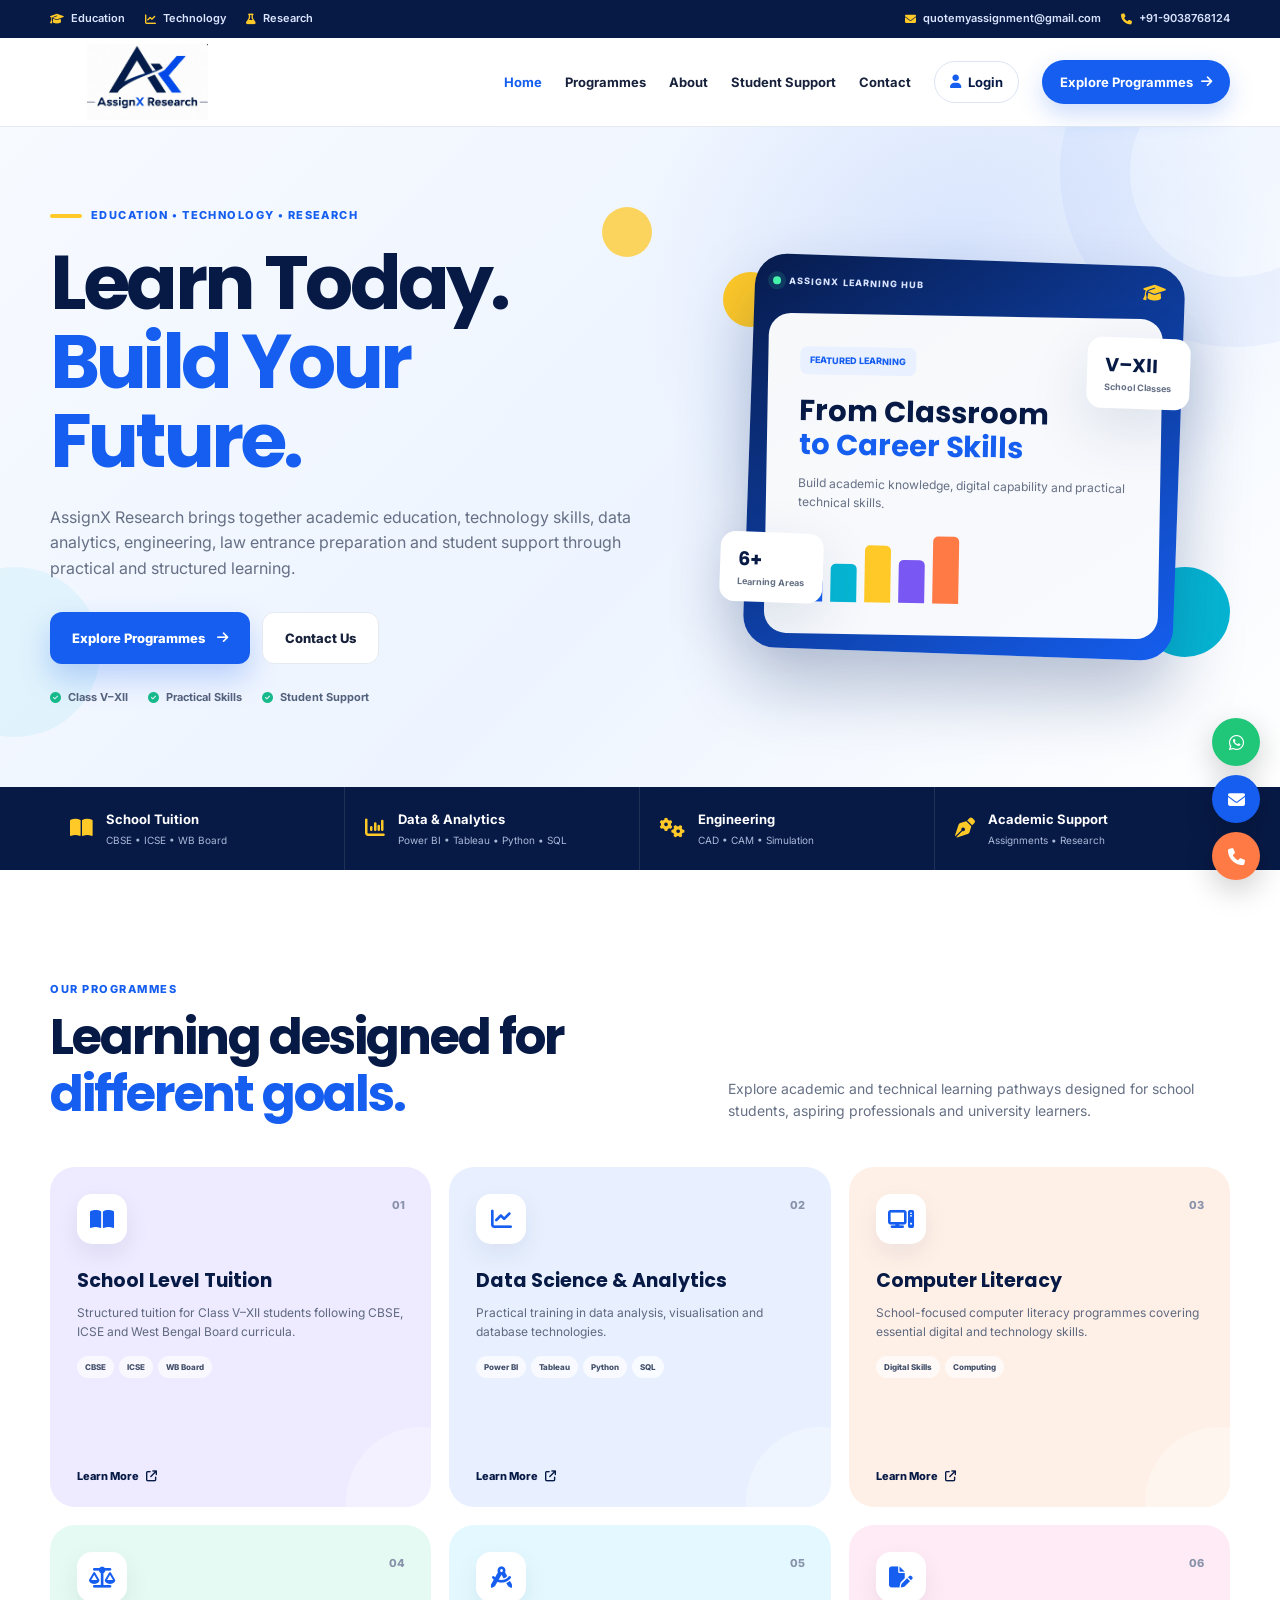
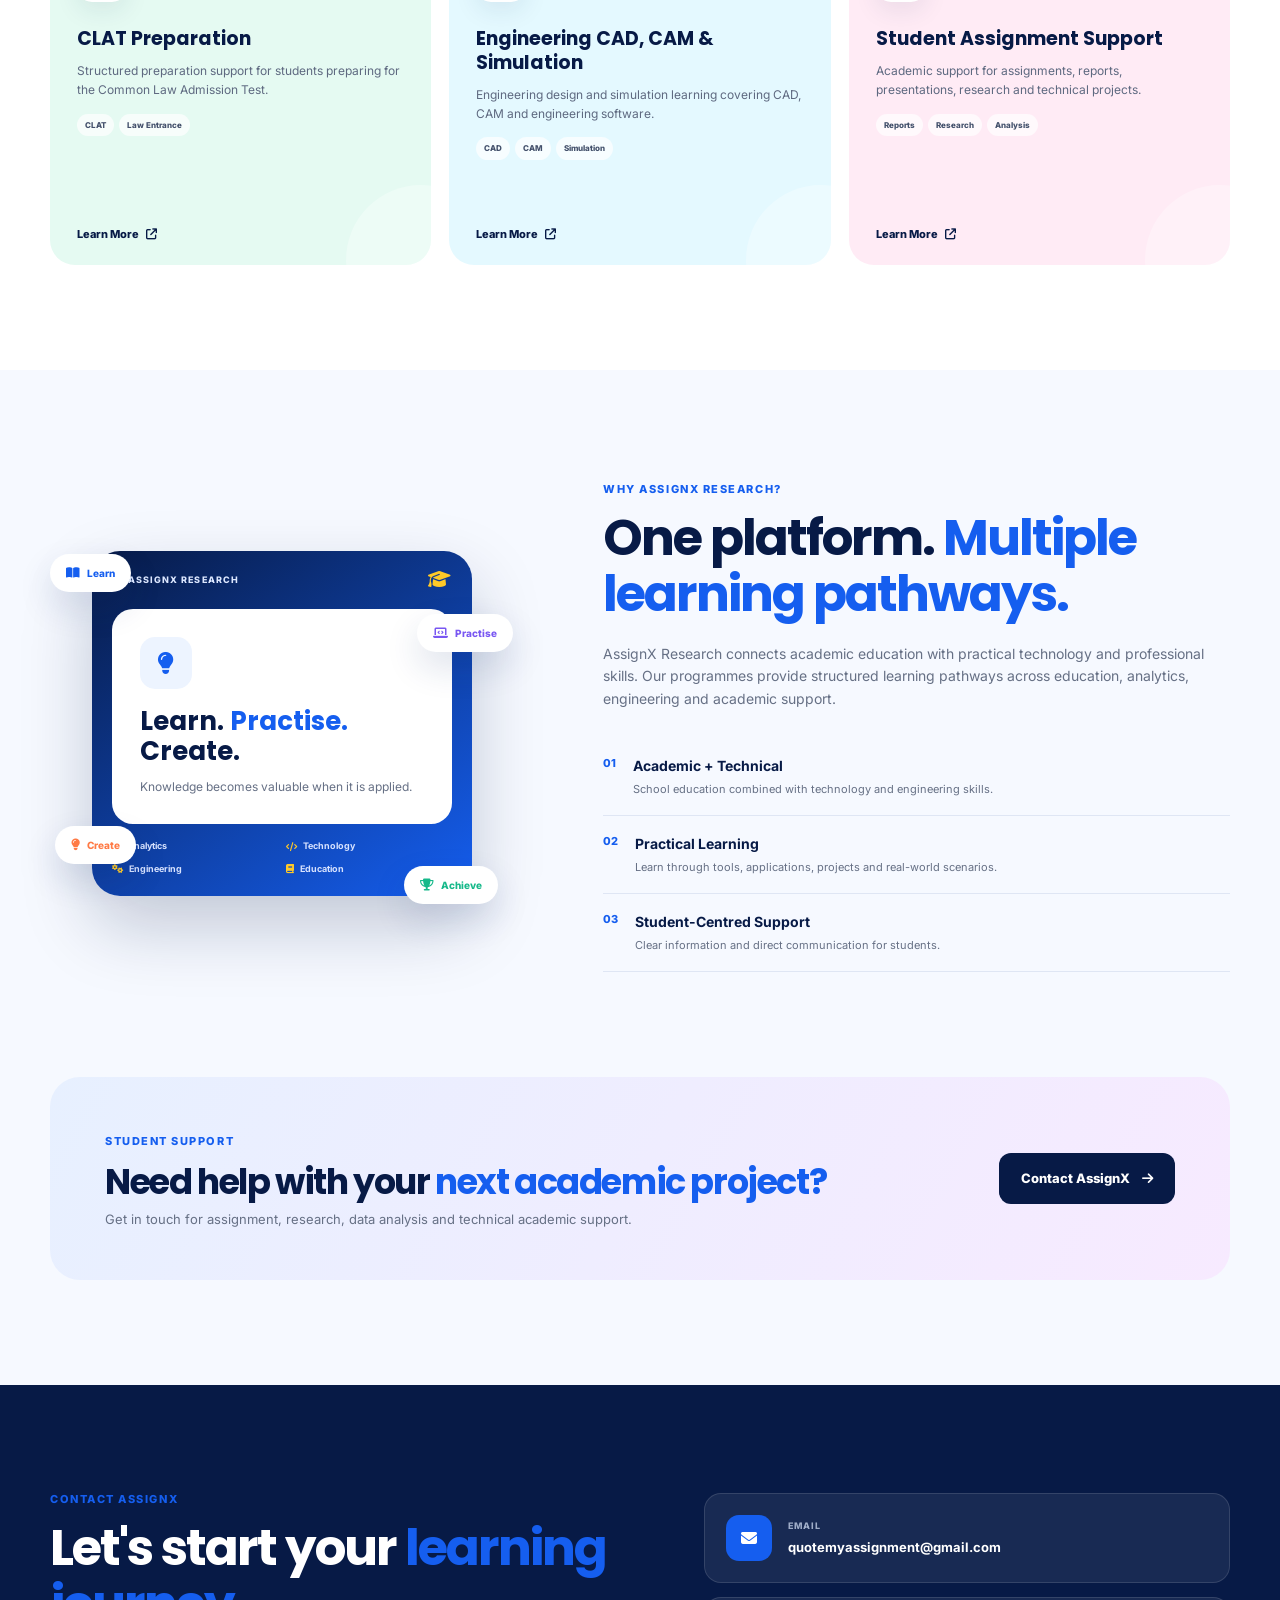
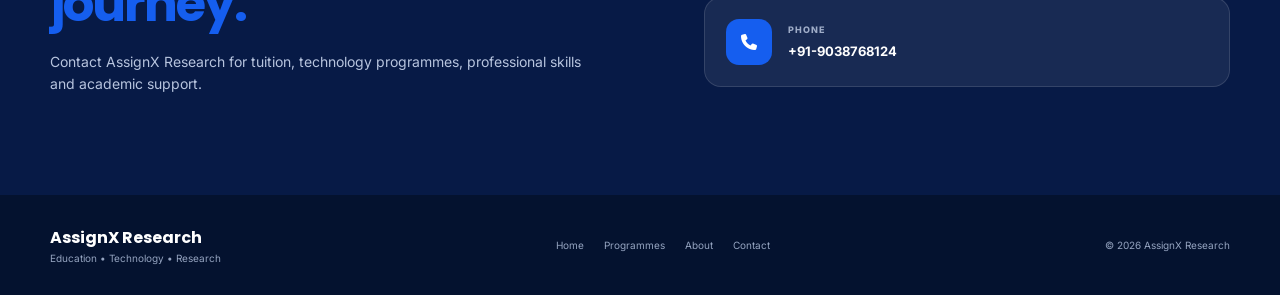
<file: index.html>
<!DOCTYPE html>
<html lang="en">

<head>

    <meta charset="UTF-8">

    <meta name="viewport"
          content="width=device-width, initial-scale=1.0">

    <meta name="description"
          content="AssignX Research - Education, Data Science, Computer Literacy, CLAT, Engineering CAD, CAM, Simulation and Student Academic Support.">

    <meta name="keywords"
          content="AssignX Research, tuition, CBSE, ICSE, WB Board, Data Science, Analytics, Power BI, Tableau, Python, SQL, CLAT, CAD, CAM, Simulation">

    <meta name="author"
          content="AssignX Research">

    <title>
        AssignX Research | Education, Technology & Research
    </title>


    <!-- =====================================================
         GOOGLE FONTS
    ====================================================== -->

    <link rel="preconnect"
          href="https://fonts.googleapis.com">

    <link rel="preconnect"
          href="https://fonts.gstatic.com"
          crossorigin>

    <link href="https://fonts.googleapis.com/css2?family=Inter:wght@400;500;600;700;800&family=Poppins:wght@500;600;700;800&display=swap"
          rel="stylesheet">


    <!-- =====================================================
         FONT AWESOME
    ====================================================== -->

    <link rel="stylesheet"
          href="https://cdnjs.cloudflare.com/ajax/libs/font-awesome/6.5.2/css/all.min.css">


    <!-- =====================================================
         MAIN CSS
    ====================================================== -->

    <link rel="stylesheet"
          href="style.css">

</head>


<body>


<!-- =========================================================
     TOP BAR
========================================================= -->

<div class="top-bar">

    <div class="container top-bar-content">


        <div class="top-left">

            <span>
                <i class="fa-solid fa-graduation-cap"></i>
                Education
            </span>

            <span>
                <i class="fa-solid fa-chart-line"></i>
                Technology
            </span>

            <span>
                <i class="fa-solid fa-flask"></i>
                Research
            </span>

        </div>


        <div class="top-right">

            <a href="mailto:quotemyassignment@gmail.com">

                <i class="fa-solid fa-envelope"></i>

                quotemyassignment@gmail.com

            </a>


            <a href="tel:+919038768124">

                <i class="fa-solid fa-phone"></i>

                +91-9038768124

            </a>

        </div>

    </div>

</div>



<!-- =========================================================
     MAIN HEADER
========================================================= -->

<header class="main-header">

    <div class="container navbar">


        <!-- LOGO -->

        <a href="#home"
           class="logo">

            <img src="assets/assignx-logo.jpg"
                 alt="AssignX Research Logo">

        </a>



        <!-- MOBILE MENU -->

        <button class="menu-toggle"
                id="menuToggle"
                aria-label="Open navigation">

            <i class="fa-solid fa-bars"></i>

        </button>



        <!-- NAVIGATION -->

        <nav class="navigation"
             id="navigation">


            <a href="#home"
               class="active">

                Home

            </a>


            <a href="#programmes">

                Programmes

            </a>


            <a href="#about">

                About

            </a>


            <a href="#support">

                Student Support

            </a>


            <a href="#contact">

                Contact

            </a>


            <!-- LOGIN -->

            <a href="login.html"
               class="login-button">

                <i class="fa-solid fa-user"></i>

                Login

            </a>


            <!-- EXPLORE -->

            <a href="#programmes"
               class="nav-button">

                Explore Programmes

                <i class="fa-solid fa-arrow-right"></i>

            </a>

        </nav>

    </div>

</header>



<!-- =========================================================
     MAIN
========================================================= -->

<main>



<!-- =========================================================
     HERO SECTION
========================================================= -->

<section class="hero"
         id="home">


    <!-- Decorative shapes -->

    <div class="hero-background-shape shape-one"></div>

    <div class="hero-background-shape shape-two"></div>

    <div class="hero-background-shape shape-three"></div>



    <div class="container hero-container">


        <!-- HERO CONTENT -->

        <div class="hero-content">


            <div class="hero-label">

                <span></span>

                EDUCATION • TECHNOLOGY • RESEARCH

            </div>


            <h1>

                Learn Today.

                <br>

                <span>Build Your Future.</span>

            </h1>


            <p class="hero-description">

                AssignX Research brings together academic education,
                technology skills, data analytics, engineering,
                law entrance preparation and student support
                through practical and structured learning.

            </p>


            <div class="hero-buttons">


                <a href="#programmes"
                   class="primary-button">

                    Explore Programmes

                    <i class="fa-solid fa-arrow-right"></i>

                </a>


                <a href="#contact"
                   class="secondary-button">

                    Contact Us

                </a>

            </div>


            <div class="hero-highlights">


                <div>

                    <i class="fa-solid fa-circle-check"></i>

                    <span>
                        Class V–XII
                    </span>

                </div>


                <div>

                    <i class="fa-solid fa-circle-check"></i>

                    <span>
                        Practical Skills
                    </span>

                </div>


                <div>

                    <i class="fa-solid fa-circle-check"></i>

                    <span>
                        Student Support
                    </span>

                </div>

            </div>

        </div>



        <!-- HERO VISUAL -->

        <div class="hero-visual">


            <div class="hero-main-card">


                <div class="hero-card-header">


                    <div class="live-status">

                        <span></span>

                        ASSIGNX LEARNING HUB

                    </div>


                    <i class="fa-solid fa-graduation-cap"></i>

                </div>



                <div class="learning-card">


                    <div class="learning-tag">

                        FEATURED LEARNING

                    </div>


                    <h2>

                        From Classroom

                        <br>

                        <span>
                            to Career Skills
                        </span>

                    </h2>


                    <p>

                        Build academic knowledge,
                        digital capability and
                        practical technical skills.

                    </p>


                    <div class="learning-bars">

                        <span></span>

                        <span></span>

                        <span></span>

                        <span></span>

                        <span></span>

                    </div>

                </div>



                <div class="hero-stat stat-left">

                    <strong>
                        6+
                    </strong>

                    <small>
                        Learning Areas
                    </small>

                </div>



                <div class="hero-stat stat-right">

                    <strong>
                        V–XII
                    </strong>

                    <small>
                        School Classes
                    </small>

                </div>

            </div>



            <div class="visual-circle circle-yellow"></div>

            <div class="visual-circle circle-blue"></div>

        </div>

    </div>

</section>



<!-- =========================================================
     QUICK PROGRAMMES
========================================================= -->

<section class="quick-programmes">

    <div class="container quick-grid">


        <div class="quick-item">

            <i class="fa-solid fa-book-open"></i>

            <div>

                <strong>
                    School Tuition
                </strong>

                <span>
                    CBSE • ICSE • WB Board
                </span>

            </div>

        </div>



        <div class="quick-item">

            <i class="fa-solid fa-chart-column"></i>

            <div>

                <strong>
                    Data & Analytics
                </strong>

                <span>
                    Power BI • Tableau • Python • SQL
                </span>

            </div>

        </div>



        <div class="quick-item">

            <i class="fa-solid fa-gears"></i>

            <div>

                <strong>
                    Engineering
                </strong>

                <span>
                    CAD • CAM • Simulation
                </span>

            </div>

        </div>



        <div class="quick-item">

            <i class="fa-solid fa-pen-nib"></i>

            <div>

                <strong>
                    Academic Support
                </strong>

                <span>
                    Assignments • Research
                </span>

            </div>

        </div>

    </div>

</section>



<!-- =========================================================
     PROGRAMMES
========================================================= -->

<section class="programmes section"
         id="programmes">


    <div class="container">


        <div class="section-heading">


            <div>

                <span class="section-label">
                    OUR PROGRAMMES
                </span>


                <h2>

                    Learning designed for

                    <span>
                        different goals.
                    </span>

                </h2>

            </div>


            <p>

                Explore academic and technical learning
                pathways designed for school students,
                aspiring professionals and university learners.

            </p>

        </div>



        <div class="programme-grid">


            <!-- SCHOOL -->

            <article class="programme-card purple">


                <div class="programme-icon">

                    <i class="fa-solid fa-book-open"></i>

                </div>


                <span class="programme-number">
                    01
                </span>


                <h3>
                    School Level Tuition
                </h3>


                <p>

                    Structured tuition for Class V–XII
                    students following CBSE, ICSE and
                    West Bengal Board curricula.

                </p>


                <div class="programme-tags">

                    <span>CBSE</span>

                    <span>ICSE</span>

                    <span>WB Board</span>

                </div>


                <a href="#contact">

                    Learn More

                    <i class="fa-solid fa-arrow-up-right-from-square"></i>

                </a>

            </article>



            <!-- DATA -->

            <article class="programme-card blue">


                <div class="programme-icon">

                    <i class="fa-solid fa-chart-line"></i>

                </div>


                <span class="programme-number">
                    02
                </span>


                <h3>
                    Data Science & Analytics
                </h3>


                <p>

                    Practical training in data analysis,
                    visualisation and database technologies.

                </p>


                <div class="programme-tags">

                    <span>Power BI</span>

                    <span>Tableau</span>

                    <span>Python</span>

                    <span>SQL</span>

                </div>


                <a href="data-science.html">

                    Learn More

                    <i class="fa-solid fa-arrow-up-right-from-square"></i>

                </a>

            </article>



            <!-- COMPUTER -->

            <article class="programme-card orange">


                <div class="programme-icon">

                    <i class="fa-solid fa-computer"></i>

                </div>


                <span class="programme-number">
                    03
                </span>


                <h3>
                    Computer Literacy
                </h3>


                <p>

                    School-focused computer literacy programmes
                    covering essential digital and technology skills.

                </p>


                <div class="programme-tags">

                    <span>Digital Skills</span>

                    <span>Computing</span>

                </div>


                <a href="#contact">

                    Learn More

                    <i class="fa-solid fa-arrow-up-right-from-square"></i>

                </a>

            </article>



            <!-- CLAT -->

            <article class="programme-card green">


                <div class="programme-icon">

                    <i class="fa-solid fa-scale-balanced"></i>

                </div>


                <span class="programme-number">
                    04
                </span>


                <h3>
                    CLAT Preparation
                </h3>


                <p>

                    Structured preparation support for students
                    preparing for the Common Law Admission Test.

                </p>


                <div class="programme-tags">

                    <span>CLAT</span>

                    <span>Law Entrance</span>

                </div>


                <a href="#contact">

                    Learn More

                    <i class="fa-solid fa-arrow-up-right-from-square"></i>

                </a>

            </article>



            <!-- ENGINEERING -->

            <article class="programme-card cyan">


                <div class="programme-icon">

                    <i class="fa-solid fa-compass-drafting"></i>

                </div>


                <span class="programme-number">
                    05
                </span>


                <h3>
                    Engineering CAD, CAM & Simulation
                </h3>


                <p>

                    Engineering design and simulation learning
                    covering CAD, CAM and engineering software.

                </p>


                <div class="programme-tags">

                    <span>CAD</span>

                    <span>CAM</span>

                    <span>Simulation</span>

                </div>


                <a href="#contact">

                    Learn More

                    <i class="fa-solid fa-arrow-up-right-from-square"></i>

                </a>

            </article>



            <!-- ASSIGNMENTS -->

            <article class="programme-card pink">


                <div class="programme-icon">

                    <i class="fa-solid fa-file-pen"></i>

                </div>


                <span class="programme-number">
                    06
                </span>


                <h3>
                    Student Assignment Support
                </h3>


                <p>

                    Academic support for assignments,
                    reports, presentations, research and
                    technical projects.

                </p>


                <div class="programme-tags">

                    <span>Reports</span>

                    <span>Research</span>

                    <span>Analysis</span>

                </div>


                <a href="#contact">

                    Learn More

                    <i class="fa-solid fa-arrow-up-right-from-square"></i>

                </a>

            </article>

        </div>

    </div>

</section>



<!-- =========================================================
     ABOUT SECTION
========================================================= -->

<section class="about section"
         id="about">


    <div class="container about-grid">


        <!-- ABOUT VISUAL -->

        <div class="about-visual">


            <div class="learning-visual-card">


                <div class="visual-header">

                    <span class="visual-dot"></span>

                    ASSIGNX RESEARCH

                    <i class="fa-solid fa-graduation-cap"></i>

                </div>


                <div class="visual-content">


                    <div class="visual-main-icon">

                        <i class="fa-solid fa-lightbulb"></i>

                    </div>


                    <h3>

                        Learn.

                        <span>
                            Practise.
                        </span>

                        Create.

                    </h3>


                    <p>

                        Knowledge becomes valuable
                        when it is applied.

                    </p>

                </div>


                <div class="visual-skills">


                    <span>

                        <i class="fa-solid fa-chart-column"></i>

                        Analytics

                    </span>


                    <span>

                        <i class="fa-solid fa-code"></i>

                        Technology

                    </span>


                    <span>

                        <i class="fa-solid fa-gears"></i>

                        Engineering

                    </span>


                    <span>

                        <i class="fa-solid fa-book"></i>

                        Education

                    </span>

                </div>

            </div>



            <div class="about-floating floating-learn">

                <i class="fa-solid fa-book-open"></i>

                Learn

            </div>


            <div class="about-floating floating-practise">

                <i class="fa-solid fa-laptop-code"></i>

                Practise

            </div>


            <div class="about-floating floating-create">

                <i class="fa-solid fa-lightbulb"></i>

                Create

            </div>


            <div class="about-floating floating-achieve">

                <i class="fa-solid fa-trophy"></i>

                Achieve

            </div>

        </div>



        <!-- ABOUT CONTENT -->

        <div class="about-content">


            <span class="section-label">

                WHY ASSIGNX RESEARCH?

            </span>


            <h2>

                One platform.

                <span>
                    Multiple learning pathways.
                </span>

            </h2>


            <p>

                AssignX Research connects academic education
                with practical technology and professional
                skills. Our programmes provide structured
                learning pathways across education, analytics,
                engineering and academic support.

            </p>


            <div class="about-features">


                <div class="feature">


                    <div class="feature-number">
                        01
                    </div>


                    <div>

                        <h4>
                            Academic + Technical
                        </h4>

                        <p>

                            School education combined with
                            technology and engineering skills.

                        </p>

                    </div>

                </div>



                <div class="feature">


                    <div class="feature-number">
                        02
                    </div>


                    <div>

                        <h4>
                            Practical Learning
                        </h4>

                        <p>

                            Learn through tools, applications,
                            projects and real-world scenarios.

                        </p>

                    </div>

                </div>



                <div class="feature">


                    <div class="feature-number">
                        03
                    </div>


                    <div>

                        <h4>
                            Student-Centred Support
                        </h4>

                        <p>

                            Clear information and direct
                            communication for students.

                        </p>

                    </div>

                </div>

            </div>

        </div>

    </div>

</section>



<!-- =========================================================
     STUDENT SUPPORT
========================================================= -->

<section class="support section"
         id="support">


    <div class="container">


        <div class="support-box">


            <div>


                <span class="section-label">

                    STUDENT SUPPORT

                </span>


                <h2>

                    Need help with your

                    <span>
                        next academic project?
                    </span>

                </h2>


                <p>

                    Get in touch for assignment,
                    research, data analysis and
                    technical academic support.

                </p>

            </div>


            <a href="#contact"
               class="dark-button">

                Contact AssignX

                <i class="fa-solid fa-arrow-right"></i>

            </a>

        </div>

    </div>

</section>



<!-- =========================================================
     CONTACT
========================================================= -->

<section class="contact"
         id="contact">


    <div class="container contact-grid">


        <div class="contact-intro">


            <span class="section-label">

                CONTACT ASSIGNX

            </span>


            <h2>

                Let's start your

                <span>
                    learning journey.
                </span>

            </h2>


            <p>

                Contact AssignX Research for tuition,
                technology programmes, professional skills
                and academic support.

            </p>

        </div>



        <div class="contact-information">


            <a href="mailto:quotemyassignment@gmail.com"
               class="contact-card">


                <div class="contact-icon">

                    <i class="fa-solid fa-envelope"></i>

                </div>


                <div>

                    <small>
                        EMAIL
                    </small>


                    <strong>
                        quotemyassignment@gmail.com
                    </strong>

                </div>

            </a>



            <a href="tel:+919038768124"
               class="contact-card">


                <div class="contact-icon">

                    <i class="fa-solid fa-phone"></i>

                </div>


                <div>

                    <small>
                        PHONE
                    </small>


                    <strong>
                        +91-9038768124
                    </strong>

                </div>

            </a>

        </div>

    </div>

</section>


</main>



<!-- =========================================================
     FOOTER
========================================================= -->

<footer>


    <div class="container footer-content">


        <div>

            <h3>
                AssignX Research
            </h3>

            <p>
                Education • Technology • Research
            </p>

        </div>


        <div class="footer-links">

            <a href="#home">
                Home
            </a>

            <a href="#programmes">
                Programmes
            </a>

            <a href="#about">
                About
            </a>

            <a href="#contact">
                Contact
            </a>

        </div>


        <div>

            <p>
                © 2026 AssignX Research
            </p>

        </div>

    </div>

</footer>



<!-- =========================================================
     FLOATING CONTACT BUTTONS
========================================================= -->

<div class="floating-buttons">


    <a href="https://wa.me/919038768124"
       target="_blank"
       rel="noopener noreferrer"
       class="whatsapp"
       aria-label="WhatsApp">

        <i class="fa-brands fa-whatsapp"></i>

    </a>


    <a href="mailto:quotemyassignment@gmail.com"
       class="email"
       aria-label="Email">

        <i class="fa-solid fa-envelope"></i>

    </a>


    <a href="tel:+919038768124"
       class="phone"
       aria-label="Call">

        <i class="fa-solid fa-phone"></i>

    </a>

</div>



<!-- =========================================================
     BACK TO TOP
========================================================= -->

<button class="back-to-top"
        id="backToTop"
        aria-label="Back to top">

    <i class="fa-solid fa-arrow-up"></i>

</button>



<!-- =========================================================
     JAVASCRIPT
========================================================= -->

<script src="script.js"></script>

</body>

</html>
</file>
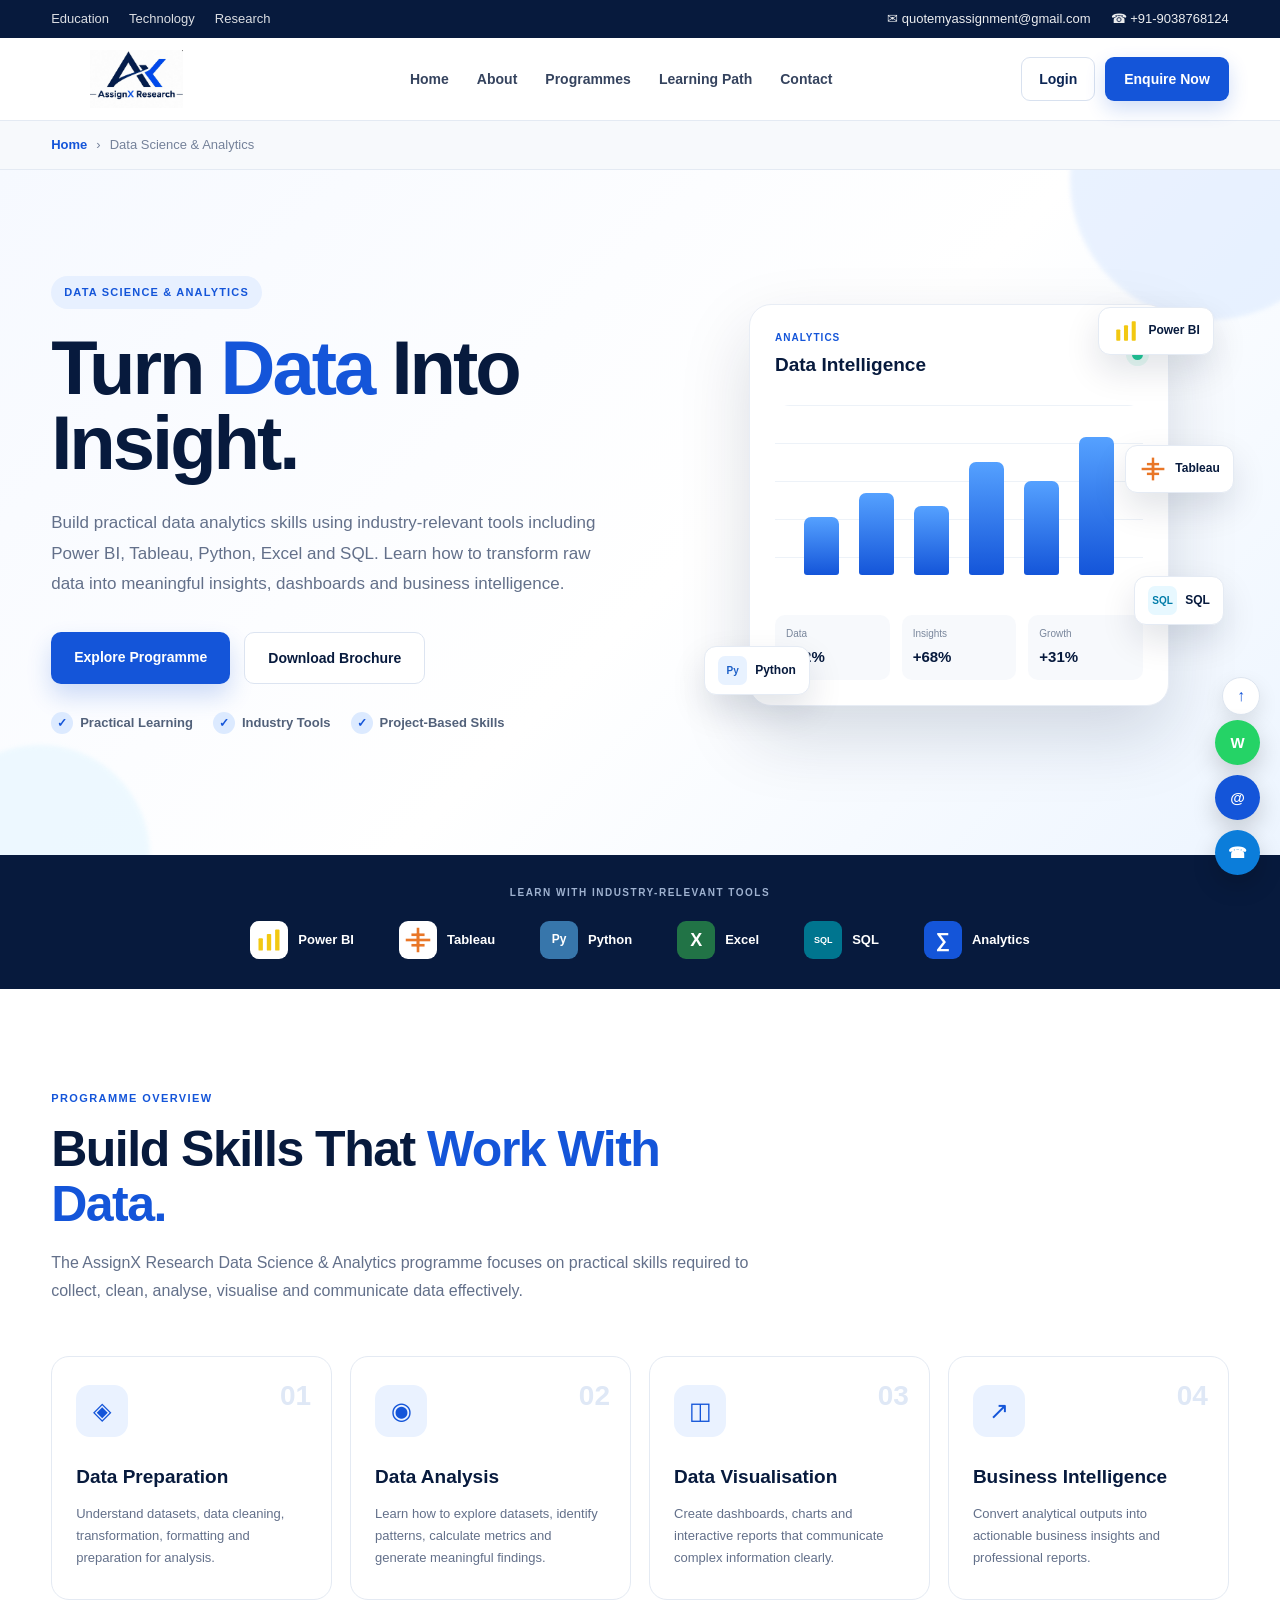
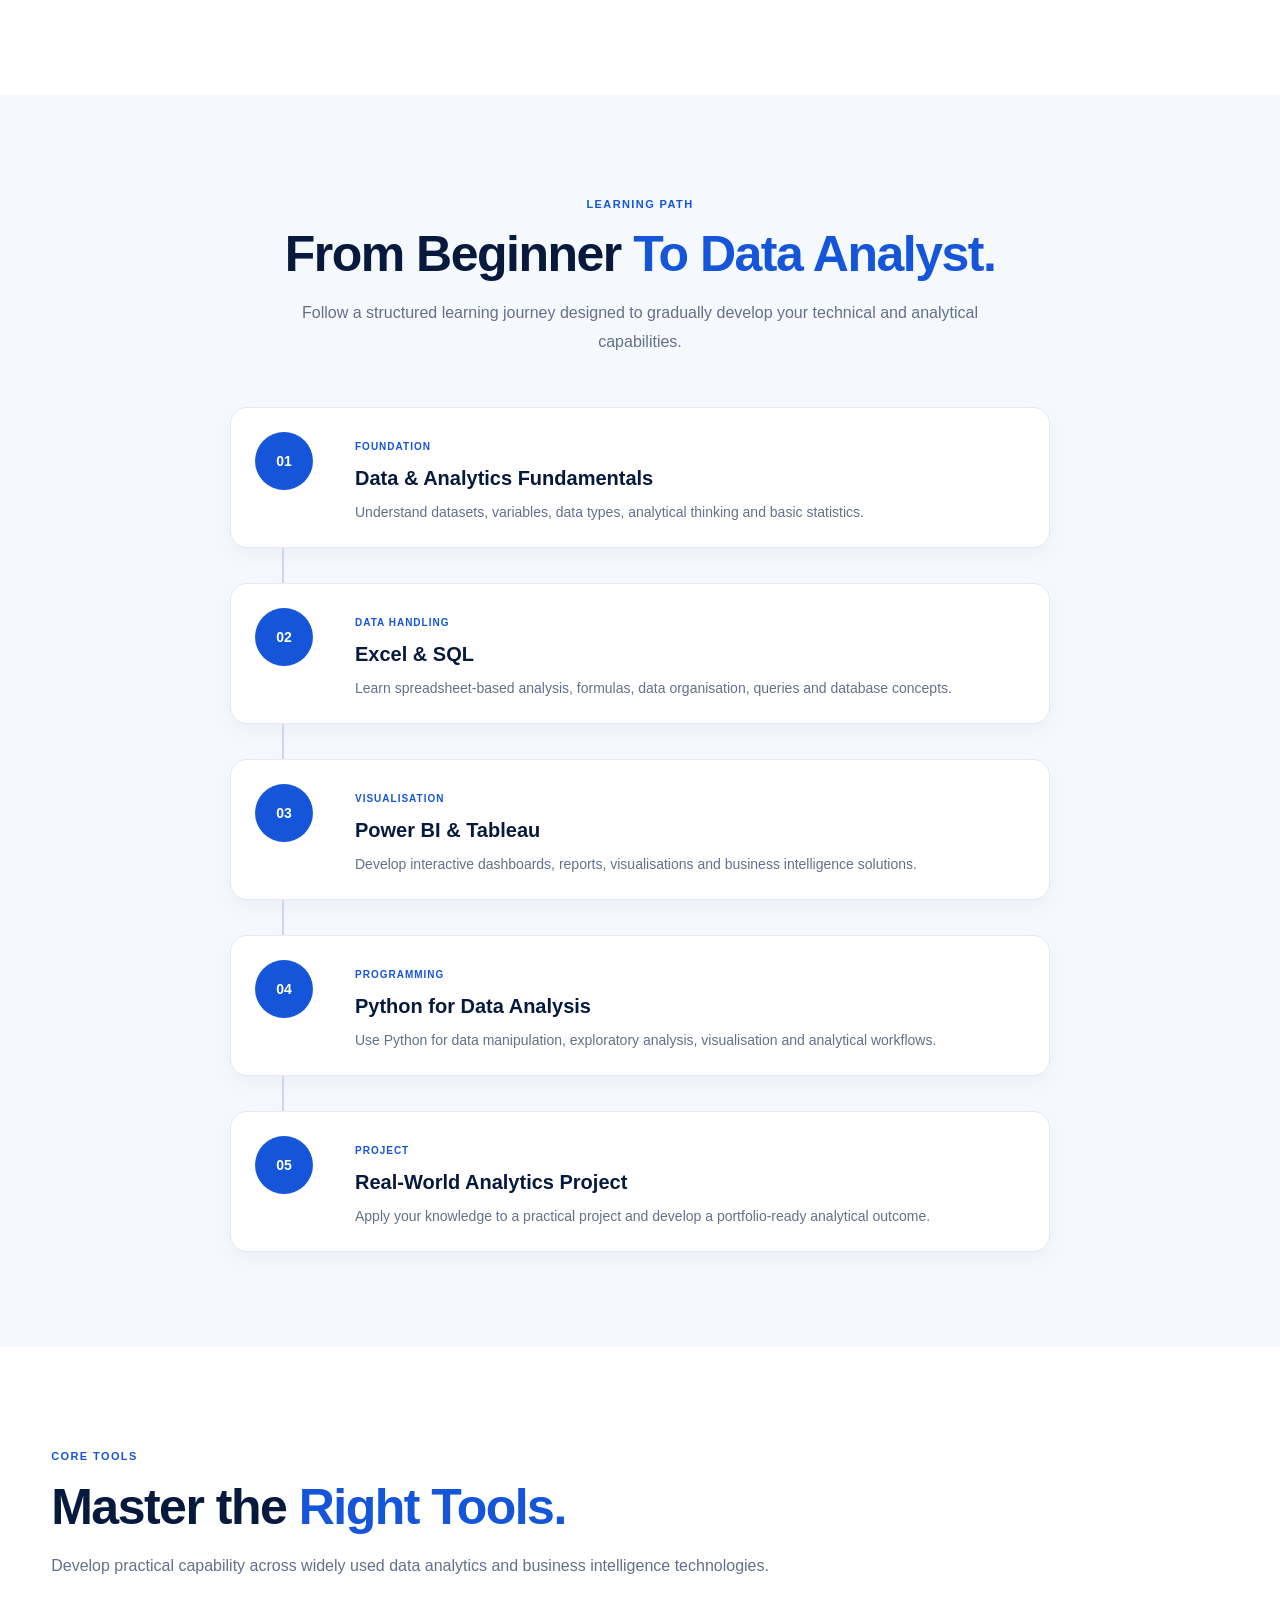
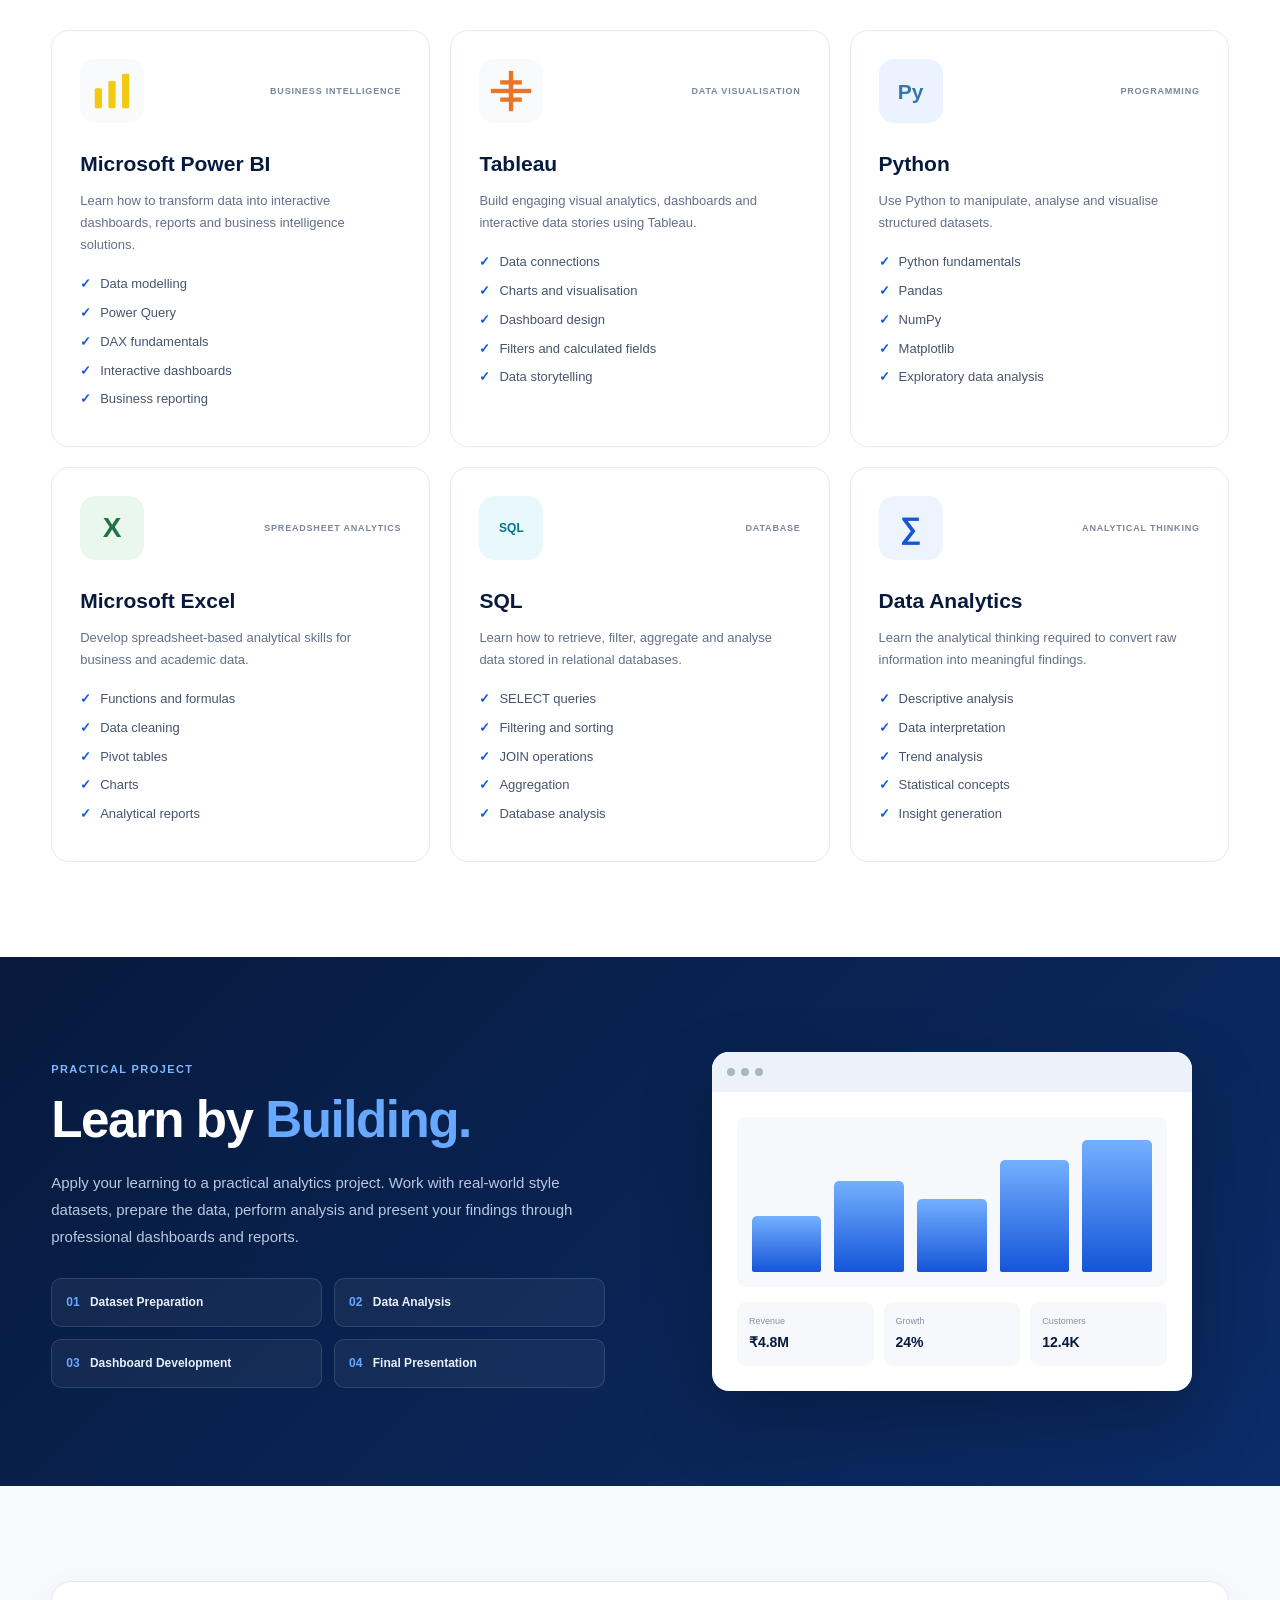
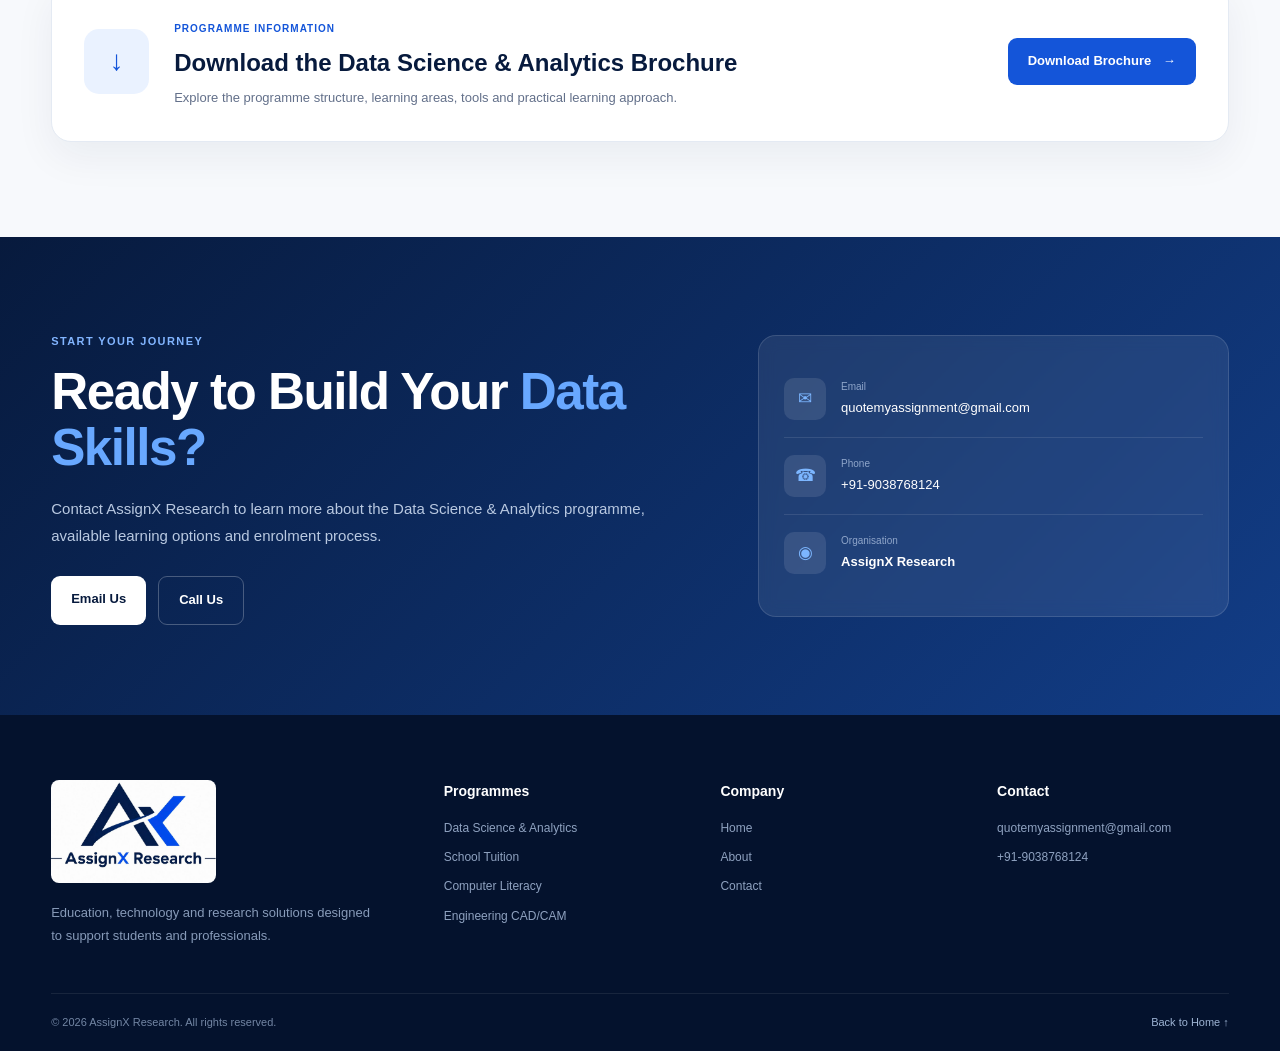
<file: data-science.html>
<!DOCTYPE html>
<html lang="en">
<head>
    <meta charset="UTF-8">

    <meta name="viewport"
          content="width=device-width, initial-scale=1.0">

    <meta name="description"
          content="AssignX Research Data Science and Analytics Programme - Learn Power BI, Tableau, Python, Excel and SQL.">

    <meta name="keywords"
          content="Data Science, Data Analytics, Power BI, Tableau, Python, Excel, SQL, AssignX Research">

    <title>Data Science & Analytics | AssignX Research</title>

    <link rel="stylesheet" href="data-science.css">
</head>

<body>

<!-- =========================================================
     TOP INFORMATION BAR
========================================================= -->

<div class="top-bar">

    <div class="top-bar-left">
        <span>Education</span>
        <span>Technology</span>
        <span>Research</span>
    </div>

    <div class="top-bar-right">
        <a href="mailto:quotemyassignment@gmail.com">
            ✉ quotemyassignment@gmail.com
        </a>

        <a href="tel:+919038768124">
            ☎ +91-9038768124
        </a>
    </div>

</div>


<!-- =========================================================
     HEADER / NAVIGATION
========================================================= -->

<header class="main-header">

    <div class="header-container">

        <a href="index.html" class="logo-area">
            <img src="assets/assignx-logo.jpg"
                 alt="AssignX Research Logo">
        </a>

        <nav class="main-nav">

            <a href="index.html">
                Home
            </a>

            <a href="index.html#about">
                About
            </a>

            <a href="#programme">
                Programmes
            </a>

            <a href="#learning-path">
                Learning Path
            </a>

            <a href="#contact">
                Contact
            </a>

        </nav>

        <div class="header-actions">

            <a href="login.html" class="login-btn">
                Login
            </a>

            <a href="#contact" class="header-cta">
                Enquire Now
            </a>

        </div>

    </div>

</header>


<!-- =========================================================
     BREADCRUMB
========================================================= -->

<section class="breadcrumb-section">

    <div class="container">

        <div class="breadcrumb">

            <a href="index.html">
                Home
            </a>

            <span>›</span>

            <span>
                Data Science & Analytics
            </span>

        </div>

    </div>

</section>


<!-- =========================================================
     HERO SECTION
========================================================= -->

<section class="ds-hero">

    <div class="hero-background-shape shape-one"></div>
    <div class="hero-background-shape shape-two"></div>

    <div class="container hero-grid">

        <div class="hero-content">

            <div class="hero-label">
                DATA SCIENCE & ANALYTICS
            </div>

            <h1>
                Turn
                <span>Data</span>
                Into
                <strong>Insight.</strong>
            </h1>

            <p class="hero-description">
                Build practical data analytics skills using industry-relevant
                tools including Power BI, Tableau, Python, Excel and SQL.
                Learn how to transform raw data into meaningful insights,
                dashboards and business intelligence.
            </p>

            <div class="hero-buttons">

                <a href="#programme" class="primary-btn">
                    Explore Programme
                </a>

                <a href="#brochure" class="secondary-btn">
                    Download Brochure
                </a>

            </div>

            <div class="hero-highlights">

                <div class="highlight-item">
                    <span class="highlight-icon">✓</span>
                    Practical Learning
                </div>

                <div class="highlight-item">
                    <span class="highlight-icon">✓</span>
                    Industry Tools
                </div>

                <div class="highlight-item">
                    <span class="highlight-icon">✓</span>
                    Project-Based Skills
                </div>

            </div>

        </div>


        <!-- =================================================
             HERO VISUAL
        ================================================= -->

        <div class="hero-visual">

            <div class="data-card main-data-card">

                <div class="data-card-header">

                    <div>
                        <span class="mini-label">
                            ANALYTICS
                        </span>

                        <h3>
                            Data Intelligence
                        </h3>
                    </div>

                    <div class="analytics-dot"></div>

                </div>

                <div class="chart-area">

                    <div class="chart-bars">

                        <div class="bar bar-1"></div>
                        <div class="bar bar-2"></div>
                        <div class="bar bar-3"></div>
                        <div class="bar bar-4"></div>
                        <div class="bar bar-5"></div>
                        <div class="bar bar-6"></div>

                    </div>

                </div>

                <div class="data-stat-row">

                    <div>
                        <span>Data</span>
                        <strong>+42%</strong>
                    </div>

                    <div>
                        <span>Insights</span>
                        <strong>+68%</strong>
                    </div>

                    <div>
                        <span>Growth</span>
                        <strong>+31%</strong>
                    </div>

                </div>

            </div>


            <!-- Floating Tool Cards -->

            <div class="floating-tool powerbi-floating">

                <div class="small-powerbi-icon">

                    <svg viewBox="0 0 64 64"
                         xmlns="http://www.w3.org/2000/svg">

                        <rect x="8"
                              y="28"
                              width="10"
                              height="28"
                              rx="2"
                              fill="#F2C811"/>

                        <rect x="27"
                              y="18"
                              width="10"
                              height="38"
                              rx="2"
                              fill="#F2C811"/>

                        <rect x="46"
                              y="8"
                              width="10"
                              height="48"
                              rx="2"
                              fill="#F2C811"/>

                    </svg>

                </div>

                <span>Power BI</span>

            </div>


            <div class="floating-tool tableau-floating">

                <div class="small-tableau-icon">

                    <svg viewBox="0 0 64 64"
                         xmlns="http://www.w3.org/2000/svg">

                        <rect x="29"
                              y="4"
                              width="6"
                              height="56"
                              fill="#E97627"/>

                        <rect x="4"
                              y="29"
                              width="56"
                              height="6"
                              fill="#E97627"/>

                        <rect x="17"
                              y="17"
                              width="30"
                              height="6"
                              fill="#E97627"/>

                        <rect x="17"
                              y="41"
                              width="30"
                              height="6"
                              fill="#E97627"/>

                        <rect x="29"
                              y="17"
                              width="6"
                              height="30"
                              fill="#E97627"/>

                    </svg>

                </div>

                <span>Tableau</span>

            </div>


            <div class="floating-tool python-floating">

                <div class="python-symbol">
                    Py
                </div>

                <span>Python</span>

            </div>


            <div class="floating-tool sql-floating">

                <div class="sql-symbol">
                    SQL
                </div>

                <span>SQL</span>

            </div>

        </div>

    </div>

</section>


<!-- =========================================================
     TOOL STRIP
========================================================= -->

<section class="tool-strip">

    <div class="container">

        <div class="tool-strip-title">
            LEARN WITH INDUSTRY-RELEVANT TOOLS
        </div>

        <div class="tools-row">


            <!-- POWER BI -->

            <div class="tool-item">

                <div class="tool-logo">

                    <svg viewBox="0 0 64 64"
                         xmlns="http://www.w3.org/2000/svg">

                        <rect x="8"
                              y="28"
                              width="10"
                              height="28"
                              rx="2"
                              fill="#F2C811"/>

                        <rect x="27"
                              y="18"
                              width="10"
                              height="38"
                              rx="2"
                              fill="#F2C811"/>

                        <rect x="46"
                              y="8"
                              width="10"
                              height="48"
                              rx="2"
                              fill="#F2C811"/>

                    </svg>

                </div>

                <span>Power BI</span>

            </div>


            <!-- TABLEAU -->

            <div class="tool-item">

                <div class="tool-logo">

                    <svg viewBox="0 0 64 64"
                         xmlns="http://www.w3.org/2000/svg">

                        <rect x="29"
                              y="4"
                              width="6"
                              height="56"
                              fill="#E97627"/>

                        <rect x="4"
                              y="29"
                              width="56"
                              height="6"
                              fill="#E97627"/>

                        <rect x="17"
                              y="17"
                              width="30"
                              height="6"
                              fill="#E97627"/>

                        <rect x="17"
                              y="41"
                              width="30"
                              height="6"
                              fill="#E97627"/>

                        <rect x="29"
                              y="17"
                              width="6"
                              height="30"
                              fill="#E97627"/>

                    </svg>

                </div>

                <span>Tableau</span>

            </div>


            <!-- PYTHON -->

            <div class="tool-item">

                <div class="tool-logo python-logo">
                    Py
                </div>

                <span>Python</span>

            </div>


            <!-- EXCEL -->

            <div class="tool-item">

                <div class="tool-logo excel-logo">
                    X
                </div>

                <span>Excel</span>

            </div>


            <!-- SQL -->

            <div class="tool-item">

                <div class="tool-logo sql-logo">
                    SQL
                </div>

                <span>SQL</span>

            </div>


            <!-- ANALYTICS -->

            <div class="tool-item">

                <div class="tool-logo analytics-logo">
                    ∑
                </div>

                <span>Analytics</span>

            </div>

        </div>

    </div>

</section>


<!-- =========================================================
     PROGRAMME OVERVIEW
========================================================= -->

<section class="section programme-section"
         id="programme">

    <div class="container">

        <div class="section-heading">

            <span class="section-tag">
                PROGRAMME OVERVIEW
            </span>

            <h2>
                Build Skills That
                <span>Work With Data.</span>
            </h2>

            <p>
                The AssignX Research Data Science & Analytics programme
                focuses on practical skills required to collect, clean,
                analyse, visualise and communicate data effectively.
            </p>

        </div>


        <div class="overview-grid">


            <div class="overview-card">

                <div class="overview-number">
                    01
                </div>

                <div class="overview-icon">
                    ◈
                </div>

                <h3>
                    Data Preparation
                </h3>

                <p>
                    Understand datasets, data cleaning, transformation,
                    formatting and preparation for analysis.
                </p>

            </div>


            <div class="overview-card">

                <div class="overview-number">
                    02
                </div>

                <div class="overview-icon">
                    ◉
                </div>

                <h3>
                    Data Analysis
                </h3>

                <p>
                    Learn how to explore datasets, identify patterns,
                    calculate metrics and generate meaningful findings.
                </p>

            </div>


            <div class="overview-card">

                <div class="overview-number">
                    03
                </div>

                <div class="overview-icon">
                    ◫
                </div>

                <h3>
                    Data Visualisation
                </h3>

                <p>
                    Create dashboards, charts and interactive reports
                    that communicate complex information clearly.
                </p>

            </div>


            <div class="overview-card">

                <div class="overview-number">
                    04
                </div>

                <div class="overview-icon">
                    ↗
                </div>

                <h3>
                    Business Intelligence
                </h3>

                <p>
                    Convert analytical outputs into actionable business
                    insights and professional reports.
                </p>

            </div>

        </div>

    </div>

</section>


<!-- =========================================================
     LEARNING PATH
========================================================= -->

<section class="section learning-section"
         id="learning-path">

    <div class="container">

        <div class="section-heading centered">

            <span class="section-tag">
                LEARNING PATH
            </span>

            <h2>
                From Beginner
                <span>To Data Analyst.</span>
            </h2>

            <p>
                Follow a structured learning journey designed to gradually
                develop your technical and analytical capabilities.
            </p>

        </div>


        <div class="learning-path">


            <div class="learning-step">

                <div class="step-number">
                    01
                </div>

                <div class="step-content">

                    <span>
                        FOUNDATION
                    </span>

                    <h3>
                        Data & Analytics Fundamentals
                    </h3>

                    <p>
                        Understand datasets, variables, data types,
                        analytical thinking and basic statistics.
                    </p>

                </div>

            </div>


            <div class="path-line"></div>


            <div class="learning-step">

                <div class="step-number">
                    02
                </div>

                <div class="step-content">

                    <span>
                        DATA HANDLING
                    </span>

                    <h3>
                        Excel & SQL
                    </h3>

                    <p>
                        Learn spreadsheet-based analysis, formulas,
                        data organisation, queries and database concepts.
                    </p>

                </div>

            </div>


            <div class="path-line"></div>


            <div class="learning-step">

                <div class="step-number">
                    03
                </div>

                <div class="step-content">

                    <span>
                        VISUALISATION
                    </span>

                    <h3>
                        Power BI & Tableau
                    </h3>

                    <p>
                        Develop interactive dashboards, reports,
                        visualisations and business intelligence solutions.
                    </p>

                </div>

            </div>


            <div class="path-line"></div>


            <div class="learning-step">

                <div class="step-number">
                    04
                </div>

                <div class="step-content">

                    <span>
                        PROGRAMMING
                    </span>

                    <h3>
                        Python for Data Analysis
                    </h3>

                    <p>
                        Use Python for data manipulation, exploratory
                        analysis, visualisation and analytical workflows.
                    </p>

                </div>

            </div>


            <div class="path-line"></div>


            <div class="learning-step">

                <div class="step-number">
                    05
                </div>

                <div class="step-content">

                    <span>
                        PROJECT
                    </span>

                    <h3>
                        Real-World Analytics Project
                    </h3>

                    <p>
                        Apply your knowledge to a practical project and
                        develop a portfolio-ready analytical outcome.
                    </p>

                </div>

            </div>

        </div>

    </div>

</section>


<!-- =========================================================
     TOOLS DETAIL
========================================================= -->

<section class="section tools-section">

    <div class="container">

        <div class="section-heading">

            <span class="section-tag">
                CORE TOOLS
            </span>

            <h2>
                Master the
                <span>Right Tools.</span>
            </h2>

            <p>
                Develop practical capability across widely used
                data analytics and business intelligence technologies.
            </p>

        </div>


        <div class="detailed-tools-grid">


            <!-- POWER BI -->

            <div class="detailed-tool-card powerbi-card">

                <div class="detailed-tool-top">

                    <div class="large-tool-icon">

                        <svg viewBox="0 0 64 64"
                             xmlns="http://www.w3.org/2000/svg">

                            <rect x="8"
                                  y="28"
                                  width="10"
                                  height="28"
                                  rx="2"
                                  fill="#F2C811"/>

                            <rect x="27"
                                  y="18"
                                  width="10"
                                  height="38"
                                  rx="2"
                                  fill="#F2C811"/>

                            <rect x="46"
                                  y="8"
                                  width="10"
                                  height="48"
                                  rx="2"
                                  fill="#F2C811"/>

                        </svg>

                    </div>

                    <span class="tool-category">
                        BUSINESS INTELLIGENCE
                    </span>

                </div>

                <h3>
                    Microsoft Power BI
                </h3>

                <p>
                    Learn how to transform data into interactive dashboards,
                    reports and business intelligence solutions.
                </p>

                <ul>
                    <li>Data modelling</li>
                    <li>Power Query</li>
                    <li>DAX fundamentals</li>
                    <li>Interactive dashboards</li>
                    <li>Business reporting</li>
                </ul>

            </div>


            <!-- TABLEAU -->

            <div class="detailed-tool-card tableau-card">

                <div class="detailed-tool-top">

                    <div class="large-tool-icon">

                        <svg viewBox="0 0 64 64"
                             xmlns="http://www.w3.org/2000/svg">

                            <rect x="29"
                                  y="4"
                                  width="6"
                                  height="56"
                                  fill="#E97627"/>

                            <rect x="4"
                                  y="29"
                                  width="56"
                                  height="6"
                                  fill="#E97627"/>

                            <rect x="17"
                                  y="17"
                                  width="30"
                                  height="6"
                                  fill="#E97627"/>

                            <rect x="17"
                                  y="41"
                                  width="30"
                                  height="6"
                                  fill="#E97627"/>

                            <rect x="29"
                                  y="17"
                                  width="6"
                                  height="30"
                                  fill="#E97627"/>

                        </svg>

                    </div>

                    <span class="tool-category">
                        DATA VISUALISATION
                    </span>

                </div>

                <h3>
                    Tableau
                </h3>

                <p>
                    Build engaging visual analytics, dashboards and
                    interactive data stories using Tableau.
                </p>

                <ul>
                    <li>Data connections</li>
                    <li>Charts and visualisation</li>
                    <li>Dashboard design</li>
                    <li>Filters and calculated fields</li>
                    <li>Data storytelling</li>
                </ul>

            </div>


            <!-- PYTHON -->

            <div class="detailed-tool-card python-card">

                <div class="detailed-tool-top">

                    <div class="large-tool-icon python-large">
                        Py
                    </div>

                    <span class="tool-category">
                        PROGRAMMING
                    </span>

                </div>

                <h3>
                    Python
                </h3>

                <p>
                    Use Python to manipulate, analyse and visualise
                    structured datasets.
                </p>

                <ul>
                    <li>Python fundamentals</li>
                    <li>Pandas</li>
                    <li>NumPy</li>
                    <li>Matplotlib</li>
                    <li>Exploratory data analysis</li>
                </ul>

            </div>


            <!-- EXCEL -->

            <div class="detailed-tool-card excel-card">

                <div class="detailed-tool-top">

                    <div class="large-tool-icon excel-large">
                        X
                    </div>

                    <span class="tool-category">
                        SPREADSHEET ANALYTICS
                    </span>

                </div>

                <h3>
                    Microsoft Excel
                </h3>

                <p>
                    Develop spreadsheet-based analytical skills for
                    business and academic data.
                </p>

                <ul>
                    <li>Functions and formulas</li>
                    <li>Data cleaning</li>
                    <li>Pivot tables</li>
                    <li>Charts</li>
                    <li>Analytical reports</li>
                </ul>

            </div>


            <!-- SQL -->

            <div class="detailed-tool-card sql-card">

                <div class="detailed-tool-top">

                    <div class="large-tool-icon sql-large">
                        SQL
                    </div>

                    <span class="tool-category">
                        DATABASE
                    </span>

                </div>

                <h3>
                    SQL
                </h3>

                <p>
                    Learn how to retrieve, filter, aggregate and analyse
                    data stored in relational databases.
                </p>

                <ul>
                    <li>SELECT queries</li>
                    <li>Filtering and sorting</li>
                    <li>JOIN operations</li>
                    <li>Aggregation</li>
                    <li>Database analysis</li>
                </ul>

            </div>


            <!-- ANALYTICS -->

            <div class="detailed-tool-card analytics-card">

                <div class="detailed-tool-top">

                    <div class="large-tool-icon analytics-large">
                        ∑
                    </div>

                    <span class="tool-category">
                        ANALYTICAL THINKING
                    </span>

                </div>

                <h3>
                    Data Analytics
                </h3>

                <p>
                    Learn the analytical thinking required to convert
                    raw information into meaningful findings.
                </p>

                <ul>
                    <li>Descriptive analysis</li>
                    <li>Data interpretation</li>
                    <li>Trend analysis</li>
                    <li>Statistical concepts</li>
                    <li>Insight generation</li>
                </ul>

            </div>

        </div>

    </div>

</section>


<!-- =========================================================
     PROJECT SECTION
========================================================= -->

<section class="project-section">

    <div class="container">

        <div class="project-content">

            <div class="project-text">

                <span class="section-tag light-tag">
                    PRACTICAL PROJECT
                </span>

                <h2>
                    Learn by
                    <span>Building.</span>
                </h2>

                <p>
                    Apply your learning to a practical analytics project.
                    Work with real-world style datasets, prepare the data,
                    perform analysis and present your findings through
                    professional dashboards and reports.
                </p>

                <div class="project-points">

                    <div>
                        <strong>01</strong>
                        Dataset Preparation
                    </div>

                    <div>
                        <strong>02</strong>
                        Data Analysis
                    </div>

                    <div>
                        <strong>03</strong>
                        Dashboard Development
                    </div>

                    <div>
                        <strong>04</strong>
                        Final Presentation
                    </div>

                </div>

            </div>


            <div class="project-visual">

                <div class="project-window">

                    <div class="window-top">

                        <span></span>
                        <span></span>
                        <span></span>

                    </div>

                    <div class="window-content">

                        <div class="fake-chart large-chart">

                            <div></div>
                            <div></div>
                            <div></div>
                            <div></div>
                            <div></div>

                        </div>

                        <div class="fake-stat-grid">

                            <div>
                                <small>Revenue</small>
                                <strong>₹4.8M</strong>
                            </div>

                            <div>
                                <small>Growth</small>
                                <strong>24%</strong>
                            </div>

                            <div>
                                <small>Customers</small>
                                <strong>12.4K</strong>
                            </div>

                        </div>

                    </div>

                </div>

            </div>

        </div>

    </div>

</section>


<!-- =========================================================
     BROCHURE
========================================================= -->

<section class="section brochure-section"
         id="brochure">

    <div class="container">

        <div class="brochure-box">

            <div class="brochure-icon">
                ↓
            </div>

            <div class="brochure-content">

                <span>
                    PROGRAMME INFORMATION
                </span>

                <h2>
                    Download the Data Science & Analytics Brochure
                </h2>

                <p>
                    Explore the programme structure, learning areas,
                    tools and practical learning approach.
                </p>

            </div>

            <a href="https://drive.google.com/file/d/1O6AIUWTOyhuw9Vcjqgm7n6wjONEEfPhV/view?usp=sharing"
               target="_blank"
               rel="noopener noreferrer"
               class="brochure-btn">

                Download Brochure
                <span>→</span>

            </a>

        </div>

    </div>

</section>


<!-- =========================================================
     CONTACT CTA
========================================================= -->

<section class="contact-section"
         id="contact">

    <div class="container">

        <div class="contact-grid">

            <div class="contact-content">

                <span class="section-tag light-tag">
                    START YOUR JOURNEY
                </span>

                <h2>
                    Ready to Build Your
                    <span>Data Skills?</span>
                </h2>

                <p>
                    Contact AssignX Research to learn more about the
                    Data Science & Analytics programme, available learning
                    options and enrolment process.
                </p>

                <div class="contact-buttons">

                    <a href="mailto:quotemyassignment@gmail.com"
                       class="contact-email-btn">

                        Email Us

                    </a>

                    <a href="tel:+919038768124"
                       class="contact-phone-btn">

                        Call Us

                    </a>

                </div>

            </div>


            <div class="contact-card">

                <div class="contact-card-item">

                    <div class="contact-card-icon">
                        ✉
                    </div>

                    <div>

                        <span>
                            Email
                        </span>

                        <a href="mailto:quotemyassignment@gmail.com">
                            quotemyassignment@gmail.com
                        </a>

                    </div>

                </div>


                <div class="contact-card-item">

                    <div class="contact-card-icon">
                        ☎
                    </div>

                    <div>

                        <span>
                            Phone
                        </span>

                        <a href="tel:+919038768124">
                            +91-9038768124
                        </a>

                    </div>

                </div>


                <div class="contact-card-item">

                    <div class="contact-card-icon">
                        ◉
                    </div>

                    <div>

                        <span>
                            Organisation
                        </span>

                        <strong>
                            AssignX Research
                        </strong>

                    </div>

                </div>

            </div>

        </div>

    </div>

</section>


<!-- =========================================================
     FOOTER
========================================================= -->

<footer class="footer">

    <div class="container">

        <div class="footer-grid">


            <div class="footer-brand">

                <img src="assets/assignx-logo.jpg"
                     alt="AssignX Research Logo">

                <p>
                    Education, technology and research solutions
                    designed to support students and professionals.
                </p>

            </div>


            <div class="footer-column">

                <h4>
                    Programmes
                </h4>

                <a href="data-science.html">
                    Data Science & Analytics
                </a>

                <a href="index.html">
                    School Tuition
                </a>

                <a href="index.html">
                    Computer Literacy
                </a>

                <a href="index.html">
                    Engineering CAD/CAM
                </a>

            </div>


            <div class="footer-column">

                <h4>
                    Company
                </h4>

                <a href="index.html">
                    Home
                </a>

                <a href="index.html#about">
                    About
                </a>

                <a href="#contact">
                    Contact
                </a>

            </div>


            <div class="footer-column">

                <h4>
                    Contact
                </h4>

                <a href="mailto:quotemyassignment@gmail.com">
                    quotemyassignment@gmail.com
                </a>

                <a href="tel:+919038768124">
                    +91-9038768124
                </a>

            </div>

        </div>


        <div class="footer-bottom">

            <p>
                © 2026 AssignX Research. All rights reserved.
            </p>

            <a href="index.html">
                Back to Home ↑
            </a>

        </div>

    </div>

</footer>


<!-- =========================================================
     FLOATING CONTACT BUTTONS
========================================================= -->

<div class="floating-actions">

    <a href="https://wa.me/919038768124"
       target="_blank"
       rel="noopener noreferrer"
       class="floating whatsapp"
       aria-label="Contact AssignX Research on WhatsApp">

        W

    </a>


    <a href="mailto:quotemyassignment@gmail.com"
       class="floating email"
       aria-label="Email AssignX Research">

        @

    </a>


    <a href="tel:+919038768124"
       class="floating phone"
       aria-label="Call AssignX Research">

        ☎

    </a>

</div>


<!-- =========================================================
     BACK TO TOP
========================================================= -->

<a href="#"
   class="back-to-top"
   aria-label="Back to top">

    ↑

</a>


</body>
</html>
</file>
<file: style.css>
/* =========================================================
   ASSIGNX RESEARCH
   GLOBAL STYLES
========================================================= */

:root {

    --navy: #071a46;
    --dark-blue: #0b2a68;
    --blue: #155eef;
    --bright-blue: #2563eb;

    --cyan: #06b6d4;
    --green: #16b98a;
    --orange: #ff7a45;
    --yellow: #ffc928;
    --purple: #7957f2;
    --pink: #e956a5;

    --white: #ffffff;

    --light: #f6f9ff;

    --light-blue: #edf4ff;

    --text: #17213b;

    --muted: #667085;

    --border: #e5eaf2;

    --shadow:
        0 20px 60px rgba(12, 42, 95, 0.12);

}


/* =========================================================
   RESET
========================================================= */

* {

    margin: 0;

    padding: 0;

    box-sizing: border-box;

}


html {

    scroll-behavior: smooth;

}


body {

    font-family:
        "Inter",
        sans-serif;

    color: var(--text);

    background: var(--white);

    line-height: 1.6;

    overflow-x: hidden;

}


a {

    text-decoration: none;

    color: inherit;

}


button {

    font-family: inherit;

}


img {

    max-width: 100%;

    display: block;

}


/* =========================================================
   CONTAINER
========================================================= */

.container {

    width:
        min(
            1180px,
            calc(100% - 40px)
        );

    margin: auto;

}


/* =========================================================
   TOP BAR
========================================================= */

.top-bar {

    background:
        var(--navy);

    color:
        #dbe5ff;

    font-size:
        11px;

    font-weight:
        600;

}


.top-bar-content {

    min-height:
        38px;

    display:
        flex;

    align-items:
        center;

    justify-content:
        space-between;

    gap:
        20px;

}


.top-left,
.top-right {

    display:
        flex;

    align-items:
        center;

    gap:
        20px;

}


.top-left span,
.top-right a {

    display:
        flex;

    align-items:
        center;

    gap:
        7px;

}


.top-bar i {

    color:
        var(--yellow);

}


/* =========================================================
   HEADER
========================================================= */

.main-header {

    position:
        sticky;

    top:
        0;

    z-index:
        1000;

    background:
        rgba(255,255,255,.96);

    backdrop-filter:
        blur(14px);

    border-bottom:
        1px solid var(--border);

}


.navbar {

    height:
        88px;

    display:
        flex;

    align-items:
        center;

    justify-content:
        space-between;

    gap:
        30px;

}


/* =========================================================
   LOGO
========================================================= */

.logo img {

    width:
        195px;

    height:
        76px;

    object-fit:
        contain;

    mix-blend-mode:
        multiply;

}


/* =========================================================
   NAVIGATION
========================================================= */

.navigation {

    display:
        flex;

    align-items:
        center;

    gap:
        23px;

    font-size:
        13px;

    font-weight:
        700;

}


.navigation a {

    transition:
        .2s ease;

}


.navigation a:hover,
.navigation a.active {

    color:
        var(--blue);

}


/* =========================================================
   LOGIN BUTTON
========================================================= */

.login-button {

    display:
        inline-flex;

    align-items:
        center;

    justify-content:
        center;

    gap:
        7px;

    padding:
        10px 15px;

    border:
        1px solid #dce4f2;

    border-radius:
        999px;

    color:
        var(--navy);

    background:
        white;

    transition:
        .2s ease;

}


.login-button i {

    color:
        var(--blue);

}


.login-button:hover {

    border-color:
        var(--blue);

    color:
        var(--blue);

    transform:
        translateY(-2px);

}


/* =========================================================
   EXPLORE BUTTON
========================================================= */

.nav-button {

    display:
        inline-flex;

    align-items:
        center;

    justify-content:
        center;

    gap:
        8px;

    background:
        var(--blue);

    color:
        white !important;

    padding:
        12px 18px;

    border-radius:
        999px;

    box-shadow:
        0 10px 25px rgba(21,94,239,.22);

    transition:
        .2s ease;

}


.nav-button:hover {

    transform:
        translateY(-2px);

}


/* =========================================================
   MOBILE MENU
========================================================= */

.menu-toggle {

    display:
        none;

    border:
        none;

    background:
        var(--navy);

    color:
        white;

    width:
        44px;

    height:
        44px;

    border-radius:
        10px;

    font-size:
        20px;

    cursor:
        pointer;

}


/* =========================================================
   HERO
========================================================= */

.hero {

    position:
        relative;

    min-height:
        660px;

    display:
        flex;

    align-items:
        center;

    overflow:
        hidden;

    background:

        radial-gradient(
            circle at 75% 25%,
            rgba(37,99,235,.12),
            transparent 30%
        ),

        linear-gradient(
            135deg,
            #f7faff,
            #edf4ff 55%,
            #ffffff
        );

}


/* =========================================================
   HERO SHAPES
========================================================= */

.hero-background-shape {

    position:
        absolute;

    border-radius:
        50%;

    pointer-events:
        none;

}


.shape-one {

    width:
        350px;

    height:
        350px;

    right:
        -130px;

    top:
        -130px;

    border:
        70px solid rgba(37,99,235,.05);

}


.shape-two {

    width:
        170px;

    height:
        170px;

    left:
        -70px;

    bottom:
        50px;

    background:
        rgba(6,182,212,.07);

}


.shape-three {

    width:
        50px;

    height:
        50px;

    left:
        47%;

    top:
        80px;

    background:
        var(--yellow);

    opacity:
        .75;

}


/* =========================================================
   HERO CONTAINER
========================================================= */

.hero-container {

    position:
        relative;

    z-index:
        2;

    display:
        grid;

    grid-template-columns:
        1.05fr .95fr;

    align-items:
        center;

    gap:
        60px;

    padding:
        80px 0;

}


/* =========================================================
   HERO CONTENT
========================================================= */

.hero-label {

    display:
        flex;

    align-items:
        center;

    gap:
        9px;

    color:
        var(--blue);

    font-size:
        11px;

    font-weight:
        800;

    letter-spacing:
        .13em;

    margin-bottom:
        18px;

}


.hero-label span {

    width:
        32px;

    height:
        4px;

    background:
        var(--yellow);

    border-radius:
        20px;

}


.hero h1 {

    font-family:
        "Poppins",
        sans-serif;

    color:
        var(--navy);

    font-size:
        clamp(48px, 6vw, 76px);

    line-height:
        1.04;

    letter-spacing:
        -.05em;

}


.hero h1 span {

    color:
        var(--blue);

}


.hero-description {

    max-width:
        630px;

    color:
        var(--muted);

    font-size:
        16px;

    margin:
        25px 0 30px;

}


/* =========================================================
   HERO BUTTONS
========================================================= */

.hero-buttons {

    display:
        flex;

    flex-wrap:
        wrap;

    gap:
        12px;

}


.primary-button,
.secondary-button,
.dark-button {

    display:
        inline-flex;

    align-items:
        center;

    justify-content:
        center;

    gap:
        12px;

    padding:
        15px 22px;

    border-radius:
        12px;

    font-size:
        13px;

    font-weight:
        800;

    transition:
        .2s ease;

}


.primary-button {

    background:
        var(--blue);

    color:
        white;

    box-shadow:
        0 14px 30px rgba(21,94,239,.25);

}


.secondary-button {

    background:
        white;

    border:
        1px solid var(--border);

}


.primary-button:hover,
.secondary-button:hover,
.dark-button:hover {

    transform:
        translateY(-3px);

}


/* =========================================================
   HERO HIGHLIGHTS
========================================================= */

.hero-highlights {

    display:
        flex;

    flex-wrap:
        wrap;

    gap:
        20px;

    margin-top:
        25px;

}


.hero-highlights div {

    display:
        flex;

    align-items:
        center;

    gap:
        7px;

    color:
        #53617c;

    font-size:
        11px;

    font-weight:
        700;

}


.hero-highlights i {

    color:
        var(--green);

}


/* =========================================================
   HERO VISUAL
========================================================= */

.hero-visual {

    position:
        relative;

    min-height:
        450px;

    display:
        grid;

    place-items:
        center;

}


.hero-main-card {

    position:
        relative;

    width:
        min(430px, 92%);

    min-height:
        390px;

    padding:
        18px;

    border-radius:
        32px;

    background:
        linear-gradient(
            145deg,
            #071b4c,
            #155eef
        );

    box-shadow:
        0 35px 70px rgba(7,35,95,.28);

    transform:
        rotate(2deg);

}


.hero-card-header {

    display:
        flex;

    align-items:
        center;

    color:
        #d7e2ff;

    font-size:
        9px;

    font-weight:
        800;

    letter-spacing:
        .12em;

}


.hero-card-header > i {

    margin-left:
        auto;

    color:
        var(--yellow);

    font-size:
        18px;

}


.live-status {

    display:
        flex;

    align-items:
        center;

    gap:
        8px;

}


.live-status span {

    width:
        8px;

    height:
        8px;

    border-radius:
        50%;

    background:
        #45f3aa;

    box-shadow:
        0 0 0 5px rgba(69,243,170,.12);

}


/* =========================================================
   LEARNING CARD
========================================================= */

.learning-card {

    background:
        rgba(255,255,255,.97);

    border-radius:
        22px;

    margin-top:
        20px;

    padding:
        32px;

    min-height:
        300px;

    transform:
        rotate(-1deg);

}


.learning-tag {

    display:
        inline-block;

    padding:
        7px 10px;

    border-radius:
        7px;

    background:
        #e9f0ff;

    color:
        var(--blue);

    font-size:
        9px;

    font-weight:
        800;

}


.learning-card h2 {

    font-family:
        "Poppins",
        sans-serif;

    color:
        var(--navy);

    font-size:
        29px;

    line-height:
        1.15;

    margin-top:
        20px;

}


.learning-card h2 span {

    color:
        var(--blue);

}


.learning-card p {

    color:
        var(--muted);

    font-size:
        12px;

    margin-top:
        12px;

}


/* =========================================================
   LEARNING BARS
========================================================= */

.learning-bars {

    height:
        70px;

    display:
        flex;

    align-items:
        flex-end;

    gap:
        8px;

    margin-top:
        20px;

}


.learning-bars span {

    width:
        26px;

    border-radius:
        5px 5px 0 0;

    background:
        var(--blue);

}


.learning-bars span:nth-child(1) {
    height: 35%;
}


.learning-bars span:nth-child(2) {

    height:
        55%;

    background:
        var(--cyan);

}


.learning-bars span:nth-child(3) {

    height:
        82%;

    background:
        var(--yellow);

}


.learning-bars span:nth-child(4) {

    height:
        62%;

    background:
        var(--purple);

}


.learning-bars span:nth-child(5) {

    height:
        96%;

    background:
        var(--orange);

}


/* =========================================================
   HERO STAT CARDS
========================================================= */

.hero-stat {

    position:
        absolute;

    background:
        white;

    padding:
        13px 18px;

    border-radius:
        15px;

    box-shadow:
        var(--shadow);

}


.hero-stat strong,
.hero-stat small {

    display:
        block;

}


.hero-stat strong {

    color:
        var(--navy);

    font-family:
        "Poppins",
        sans-serif;

    font-size:
        19px;

}


.hero-stat small {

    color:
        var(--muted);

    font-size:
        9px;

    font-weight:
        700;

}


.stat-left {

    left:
        -25px;

    bottom:
        45px;

}


.stat-right {

    right:
        -8px;

    top:
        72px;

}


/* =========================================================
   HERO CIRCLES
========================================================= */

.visual-circle {

    position:
        absolute;

    border-radius:
        50%;

    z-index:
        -1;

}


.circle-yellow {

    width:
        55px;

    height:
        55px;

    background:
        var(--yellow);

    left:
        25px;

    top:
        40px;

}


.circle-blue {

    width:
        90px;

    height:
        90px;

    background:
        var(--cyan);

    right:
        0;

    bottom:
        25px;

}


/* =========================================================
   QUICK PROGRAMMES
========================================================= */

.quick-programmes {

    background:
        var(--navy);

    color:
        white;

}


.quick-grid {

    display:
        grid;

    grid-template-columns:
        repeat(4,1fr);

}


.quick-item {

    display:
        flex;

    align-items:
        center;

    gap:
        13px;

    padding:
        22px 20px;

    border-right:
        1px solid rgba(255,255,255,.1);

}


.quick-item:last-child {

    border-right:
        none;

}


.quick-item > i {

    font-size:
        20px;

    color:
        var(--yellow);

}


.quick-item strong,
.quick-item span {

    display:
        block;

}


.quick-item strong {

    font-size:
        13px;

}


.quick-item span {

    color:
        #aab9d8;

    font-size:
        10px;

    margin-top:
        2px;

}


/* =========================================================
   GENERAL SECTIONS
========================================================= */

.section {

    padding:
        105px 0;

}


.section-heading {

    display:
        grid;

    grid-template-columns:
        1fr .8fr;

    align-items:
        end;

    gap:
        50px;

    margin-bottom:
        45px;

}


.section-label {

    color:
        var(--blue);

    font-size:
        11px;

    font-weight:
        800;

    letter-spacing:
        .14em;

}


.section-heading h2,
.about-content h2,
.support-box h2,
.contact-intro h2 {

    font-family:
        "Poppins",
        sans-serif;

    color:
        var(--navy);

    font-size:
        clamp(32px,4vw,50px);

    line-height:
        1.13;

    letter-spacing:
        -.04em;

    margin-top:
        9px;

}


.section-heading h2 span,
.about-content h2 span,
.support-box h2 span,
.contact-intro h2 span {

    color:
        var(--blue);

}


.section-heading > p {

    color:
        var(--muted);

    font-size:
        14px;

}


/* =========================================================
   PROGRAMME GRID
========================================================= */

.programme-grid {

    display:
        grid;

    grid-template-columns:
        repeat(3,1fr);

    gap:
        18px;

}


.programme-card {

    position:
        relative;

    min-height:
        340px;

    padding:
        27px;

    border-radius:
        25px;

    overflow:
        hidden;

    transition:
        .25s ease;

}


.programme-card::after {

    content:
        "";

    position:
        absolute;

    width:
        150px;

    height:
        150px;

    border-radius:
        50%;

    right:
        -65px;

    bottom:
        -70px;

    background:
        rgba(255,255,255,.30);

}


.programme-card:hover {

    transform:
        translateY(-7px);

    box-shadow:
        var(--shadow);

}


.programme-card.purple {

    background:
        #eeeaff;

}


.programme-card.blue {

    background:
        #e8f0ff;

}


.programme-card.orange {

    background:
        #fff0e7;

}


.programme-card.green {

    background:
        #e5faf2;

}


.programme-card.cyan {

    background:
        #e4f9ff;

}


.programme-card.pink {

    background:
        #ffebf5;

}


.programme-icon {

    width:
        50px;

    height:
        50px;

    display:
        grid;

    place-items:
        center;

    background:
        white;

    border-radius:
        15px;

    color:
        var(--blue);

    font-size:
        21px;

    box-shadow:
        0 10px 25px rgba(30,50,90,.08);

}


.programme-number {

    position:
        absolute;

    right:
        26px;

    top:
        30px;

    color:
        #8892aa;

    font-size:
        11px;

    font-weight:
        800;

}


.programme-card h3 {

    position:
        relative;

    z-index:
        2;

    font-family:
        "Poppins",
        sans-serif;

    color:
        var(--navy);

    font-size:
        19px;

    line-height:
        1.25;

    margin-top:
        25px;

}


.programme-card p {

    position:
        relative;

    z-index:
        2;

    color:
        #5e6980;

    font-size:
        12px;

    margin-top:
        10px;

}


.programme-tags {

    position:
        relative;

    z-index:
        2;

    display:
        flex;

    flex-wrap:
        wrap;

    gap:
        5px;

    margin-top:
        14px;

}


.programme-tags span {

    background:
        rgba(255,255,255,.7);

    color:
        #43506b;

    border-radius:
        999px;

    padding:
        5px 8px;

    font-size:
        8px;

    font-weight:
        800;

}


.programme-card > a {

    position:
        absolute;

    z-index:
        3;

    left:
        27px;

    bottom:
        22px;

    color:
        var(--navy);

    font-size:
        11px;

    font-weight:
        800;

}


.programme-card > a i {

    margin-left:
        5px;

}


/* =========================================================
   ABOUT SECTION
========================================================= */

.about {

    background:
        var(--light);

}


.about-grid {

    display:
        grid;

    grid-template-columns:
        .85fr 1.15fr;

    align-items:
        center;

    gap:
        90px;

}


/* =========================================================
   ABOUT VISUAL
========================================================= */

.about-visual {

    position:
        relative;

    min-height:
        430px;

    display:
        flex;

    align-items:
        center;

    justify-content:
        center;

}


/* MAIN CARD */

.learning-visual-card {

    position:
        relative;

    width:
        380px;

    min-height:
        330px;

    padding:
        20px;

    border-radius:
        28px;

    background:
        linear-gradient(
            145deg,
            #071a46,
            #155eef
        );

    box-shadow:
        0 30px 70px rgba(7,26,70,.22);

    z-index:
        2;

}


/* VISUAL HEADER */

.visual-header {

    display:
        flex;

    align-items:
        center;

    gap:
        8px;

    color:
        #dce7ff;

    font-size:
        9px;

    font-weight:
        800;

    letter-spacing:
        .12em;

}


.visual-header i {

    margin-left:
        auto;

    color:
        var(--yellow);

    font-size:
        18px;

}


.visual-dot {

    width:
        8px;

    height:
        8px;

    border-radius:
        50%;

    background:
        #42e89d;

    box-shadow:
        0 0 0 5px rgba(66,232,157,.12);

}


/* VISUAL CONTENT */

.visual-content {

    background:
        white;

    border-radius:
        21px;

    padding:
        28px;

    margin-top:
        20px;

}


.visual-main-icon {

    width:
        52px;

    height:
        52px;

    display:
        grid;

    place-items:
        center;

    border-radius:
        15px;

    background:
        #edf4ff;

    color:
        var(--blue);

    font-size:
        22px;

}


.visual-content h3 {

    font-family:
        "Poppins",
        sans-serif;

    color:
        var(--navy);

    font-size:
        26px;

    line-height:
        1.15;

    margin-top:
        18px;

}


.visual-content h3 span {

    color:
        var(--blue);

}


.visual-content p {

    color:
        var(--muted);

    font-size:
        12px;

    margin-top:
        10px;

}


/* =========================================================
   VISUAL SKILLS
========================================================= */

.visual-skills {

    display:
        grid;

    grid-template-columns:
        1fr 1fr;

    gap:
        8px;

    margin-top:
        15px;

}


.visual-skills span {

    display:
        flex;

    align-items:
        center;

    gap:
        6px;

    color:
        #d8e3ff;

    font-size:
        9px;

    font-weight:
        700;

}


.visual-skills i {

    color:
        var(--yellow);

}


/* =========================================================
   FLOATING ABOUT LABELS
========================================================= */

.about-floating {

    position:
        absolute;

    z-index:
        5;

    display:
        flex;

    align-items:
        center;

    gap:
        7px;

    padding:
        11px 16px;

    background:
        white;

    border-radius:
        999px;

    box-shadow:
        0 15px 35px rgba(20,52,110,.14);

    font-size:
        10px;

    font-weight:
        800;

}


.about-floating i {

    font-size:
        12px;

}


.floating-learn {

    left:
        0;

    top:
        45px;

    color:
        var(--blue);

}


.floating-practise {

    right:
        0;

    top:
        105px;

    color:
        var(--purple);

}


.floating-create {

    left:
        5px;

    bottom:
        75px;

    color:
        var(--orange);

}


.floating-achieve {

    right:
        15px;

    bottom:
        35px;

    color:
        var(--green);

}


/* =========================================================
   ABOUT CONTENT
========================================================= */

.about-content > p {

    color:
        var(--muted);

    font-size:
        14px;

    margin-top:
        20px;

    max-width:
        650px;

}


.about-features {

    margin-top:
        28px;

}


.feature {

    display:
        flex;

    gap:
        17px;

    padding:
        17px 0;

    border-bottom:
        1px solid #dfe6f4;

}


.feature-number {

    color:
        var(--blue);

    font-size:
        11px;

    font-weight:
        800;

}


.feature h4 {

    color:
        var(--navy);

    font-size:
        14px;

}


.feature p {

    color:
        var(--muted);

    font-size:
        11px;

    margin-top:
        3px;

}


/* =========================================================
   STUDENT SUPPORT
========================================================= */

.support {

    padding-top:
        0;

    background:
        var(--light);

}


.support-box {

    padding:
        50px 55px;

    border-radius:
        30px;

    background:
        linear-gradient(
            120deg,
            #e7f0ff,
            #f7eaff
        );

    display:
        flex;

    justify-content:
        space-between;

    align-items:
        center;

    gap:
        30px;

}


.support-box h2 {

    font-size:
        35px;

}


.support-box p {

    color:
        var(--muted);

    font-size:
        13px;

    margin-top:
        8px;

}


.dark-button {

    flex-shrink:
        0;

    background:
        var(--navy);

    color:
        white;

}


/* =========================================================
   CONTACT
========================================================= */

.contact {

    background:
        var(--navy);

    color:
        white;

    padding:
        100px 0;

}


.contact-grid {

    display:
        grid;

    grid-template-columns:
        1fr .9fr;

    gap:
        70px;

    align-items:
        center;

}


.contact-intro h2 {

    color:
        white;

}


.contact-intro > p {

    max-width:
        550px;

    color:
        #b7c4de;

    font-size:
        14px;

    margin-top:
        18px;

}


.contact-information {

    display:
        grid;

    gap:
        14px;

}


.contact-card {

    display:
        flex;

    align-items:
        center;

    gap:
        16px;

    padding:
        21px;

    border:
        1px solid rgba(255,255,255,.12);

    border-radius:
        17px;

    background:
        rgba(255,255,255,.07);

    transition:
        .2s ease;

}


.contact-card:hover {

    background:
        rgba(255,255,255,.12);

    transform:
        translateX(5px);

}


.contact-icon {

    width:
        46px;

    height:
        46px;

    display:
        grid;

    place-items:
        center;

    border-radius:
        13px;

    background:
        var(--blue);

}


.contact-card small,
.contact-card strong {

    display:
        block;

}


.contact-card small {

    color:
        #9eacc7;

    font-size:
        9px;

    font-weight:
        800;

    letter-spacing:
        .1em;

}


.contact-card strong {

    color:
        white;

    font-size:
        13px;

    margin-top:
        3px;

}


/* =========================================================
   FOOTER
========================================================= */

footer {

    background:
        #04122f;

    color:
        #95a4c0;

}


.footer-content {

    min-height:
        100px;

    display:
        flex;

    align-items:
        center;

    justify-content:
        space-between;

    gap:
        30px;

}


.footer-content h3 {

    color:
        white;

    font-family:
        "Poppins",
        sans-serif;

    font-size:
        16px;

}


.footer-content p {

    font-size:
        10px;

}


.footer-links {

    display:
        flex;

    gap:
        20px;

    font-size:
        10px;

}


.footer-links a:hover {

    color:
        white;

}


/* =========================================================
   FLOATING CONTACT BUTTONS
========================================================= */

.floating-buttons {

    position:
        fixed;

    right:
        20px;

    bottom:
        20px;

    z-index:
        2000;

    display:
        grid;

    gap:
        9px;

}


.floating-buttons a {

    width:
        48px;

    height:
        48px;

    display:
        grid;

    place-items:
        center;

    border-radius:
        50%;

    color:
        white;

    font-size:
        17px;

    box-shadow:
        0 10px 30px rgba(0,0,0,.20);

    transition:
        .2s ease;

}


.floating-buttons a:hover {

    transform:
        scale(1.1);

}


.floating-buttons .whatsapp {

    background:
        #20c779;

}


.floating-buttons .email {

    background:
        var(--blue);

}


.floating-buttons .phone {

    background:
        var(--orange);

}


/* =========================================================
   BACK TO TOP
========================================================= */

.back-to-top {

    position:
        fixed;

    right:
        20px;

    bottom:
        185px;

    width:
        40px;

    height:
        40px;

    border:
        none;

    border-radius:
        50%;

    background:
        var(--yellow);

    color:
        var(--navy);

    cursor:
        pointer;

    opacity:
        0;

    visibility:
        hidden;

    transition:
        .2s ease;

    z-index:
        2000;

}


.back-to-top.show {

    opacity:
        1;

    visibility:
        visible;

}


/* =========================================================
   TABLET
========================================================= */

@media (max-width: 1000px) {


    .navigation {

        gap:
            12px;

    }


    .hero-container {

        grid-template-columns:
            1fr;

    }


    .hero-content {

        text-align:
            center;

    }


    .hero-label,
    .hero-buttons,
    .hero-highlights {

        justify-content:
            center;

    }


    .hero-description {

        margin-left:
            auto;

        margin-right:
            auto;

    }


    .programme-grid {

        grid-template-columns:
            repeat(2,1fr);

    }


    .about-grid,
    .contact-grid {

        grid-template-columns:
            1fr;

    }


    .about-visual {

        min-height:
            330px;

    }

}


/* =========================================================
   MOBILE
========================================================= */

@media (max-width: 760px) {


    .container {

        width:
            min(
                100% - 28px,
                1180px
            );

    }


    .top-left span:nth-child(2),
    .top-left span:nth-child(3) {

        display:
            none;

    }


    .top-right {

        display:
            none;

    }


    .navbar {

        height:
            72px;

    }


    .logo img {

        width:
            160px;

        height:
            62px;

    }


    .menu-toggle {

        display:
            block;

    }


    .navigation {

        display:
            none;

        position:
            absolute;

        top:
            78px;

        left:
            14px;

        right:
            14px;

        padding:
            18px;

        background:
            white;

        border-radius:
            18px;

        box-shadow:
            var(--shadow);

        flex-direction:
            column;

        align-items:
            stretch;

    }


    .navigation.open {

        display:
            flex;

    }


    .navigation a {

        padding:
            9px;

    }


    .nav-button,
    .login-button {

        text-align:
            center;

    }


    .hero-container {

        padding:
            60px 0;

    }


    .hero h1 {

        font-size:
            44px;

    }


    .hero-description {

        font-size:
            14px;

    }


    .hero-visual {

        min-height:
            360px;

    }


    .hero-main-card {

        min-height:
            330px;

    }


    .learning-card {

        min-height:
            250px;

        padding:
            23px;

    }


    .learning-card h2 {

        font-size:
            24px;

    }


    .stat-left {

        left:
            -3px;

    }


    .stat-right {

        right:
            -3px;

    }


    .quick-grid {

        grid-template-columns:
            1fr 1fr;

    }


    .quick-item {

        border-bottom:
            1px solid rgba(255,255,255,.1);

    }


    .section {

        padding:
            75px 0;

    }


    .section-heading {

        grid-template-columns:
            1fr;

        gap:
            15px;

    }


    .programme-grid {

        grid-template-columns:
            1fr;

    }


    .about-grid {

        gap:
            30px;

    }


    .learning-visual-card {

        width:
            min(
                380px,
                90%
            );

    }


    .about-floating {

        padding:
            9px 13px;

        font-size:
            9px;

    }


    .floating-learn {

        left:
            0;

    }


    .floating-practise {

        right:
            0;

    }


    .floating-create {

        left:
            0;

    }


    .floating-achieve {

        right:
            0;

    }


    .support-box {

        flex-direction:
            column;

        align-items:
            flex-start;

        padding:
            35px 27px;

    }


    .contact {

        padding:
            75px 0;

    }


    .footer-content {

        flex-direction:
            column;

        justify-content:
            center;

        text-align:
            center;

        padding:
            28px 0;

    }


    .floating-buttons {

        right:
            13px;

        bottom:
            13px;

    }

}


/* =========================================================
   SMALL MOBILE
========================================================= */

@media (max-width: 480px) {


    .hero h1 {

        font-size:
            39px;

    }


    .hero-highlights {

        gap:
            10px;

    }


    .quick-item {

        padding:
            18px 12px;

    }


    .quick-item > i {

        font-size:
            16px;

    }


    .quick-item strong {

        font-size:
            11px;

    }


    .quick-item span {

        font-size:
            8px;

    }


    .floating-buttons a {

        width:
            44px;

        height:
            44px;

    }


    .about-floating {

        padding:
            8px 10px;

    }

}
</file>
<file: data-science.css>
/* =========================================================
   ASSIGNX RESEARCH
   DATA SCIENCE & ANALYTICS PAGE
========================================================= */


/* =========================================================
   GLOBAL RESET
========================================================= */

* {
    margin: 0;
    padding: 0;
    box-sizing: border-box;
}

html {
    scroll-behavior: smooth;
}

body {
    font-family:
        "Segoe UI",
        Arial,
        Helvetica,
        sans-serif;

    color: #172033;
    background: #ffffff;
    line-height: 1.6;
}

a {
    text-decoration: none;
    color: inherit;
}

img {
    max-width: 100%;
    display: block;
}

button,
a {
    -webkit-tap-highlight-color: transparent;
}


/* =========================================================
   VARIABLES
========================================================= */

:root {

    --navy: #071a3d;
    --dark-blue: #0b2554;
    --royal-blue: #1455d9;
    --bright-blue: #2875f0;
    --light-blue: #eaf2ff;

    --cyan: #00a8e8;
    --yellow: #f2c811;
    --orange: #e97627;

    --text-dark: #172033;
    --text-light: #63708a;

    --white: #ffffff;
    --light-bg: #f5f8fd;
    --border: #e4eaf3;

    --shadow:
        0 18px 50px rgba(7, 26, 61, 0.10);

    --radius: 18px;
}


/* =========================================================
   CONTAINER
========================================================= */

.container {
    width: min(1180px, 92%);
    margin: 0 auto;
}


/* =========================================================
   TOP BAR
========================================================= */

.top-bar {
    background: var(--navy);
    color: #ffffff;

    min-height: 38px;

    display: flex;
    align-items: center;
    justify-content: space-between;

    padding: 7px 4%;
    gap: 20px;

    font-size: 13px;
}

.top-bar-left,
.top-bar-right {
    display: flex;
    align-items: center;
    gap: 20px;
}

.top-bar-left span {
    opacity: 0.85;
}

.top-bar-right a {
    color: #ffffff;
    opacity: 0.92;
    transition: 0.25s;
}

.top-bar-right a:hover {
    color: #72b5ff;
}


/* =========================================================
   HEADER
========================================================= */

.main-header {
    background: #ffffff;

    position: sticky;
    top: 0;
    z-index: 1000;

    border-bottom: 1px solid var(--border);
}

.header-container {
    width: min(1180px, 92%);
    min-height: 82px;

    margin: 0 auto;

    display: flex;
    align-items: center;
    justify-content: space-between;

    gap: 25px;
}

.logo-area img {
    width: 170px;
    max-height: 58px;
    object-fit: contain;
}

.main-nav {
    display: flex;
    align-items: center;
    gap: 28px;
}

.main-nav a {
    font-size: 14px;
    font-weight: 600;
    color: #35435e;

    transition: 0.25s;
}

.main-nav a:hover {
    color: var(--royal-blue);
}

.header-actions {
    display: flex;
    align-items: center;
    gap: 10px;
}

.login-btn {
    padding: 10px 17px;

    border: 1px solid #d8e1ef;
    border-radius: 9px;

    font-size: 14px;
    font-weight: 700;

    color: var(--dark-blue);

    transition: 0.25s;
}

.login-btn:hover {
    border-color: var(--royal-blue);
    color: var(--royal-blue);
}

.header-cta {
    padding: 11px 19px;

    background: var(--royal-blue);
    color: #ffffff;

    border-radius: 9px;

    font-size: 14px;
    font-weight: 700;

    box-shadow:
        0 8px 20px rgba(20, 85, 217, 0.20);

    transition: 0.25s;
}

.header-cta:hover {
    transform: translateY(-2px);
    background: #0f46ba;
}


/* =========================================================
   BREADCRUMB
========================================================= */

.breadcrumb-section {
    background: #f7f9fc;
    border-bottom: 1px solid var(--border);
}

.breadcrumb {
    min-height: 48px;

    display: flex;
    align-items: center;
    gap: 9px;

    font-size: 13px;
    color: #75829a;
}

.breadcrumb a {
    color: var(--royal-blue);
    font-weight: 600;
}


/* =========================================================
   HERO
========================================================= */

.ds-hero {
    position: relative;
    overflow: hidden;

    background:
        linear-gradient(
            135deg,
            #f6f9ff 0%,
            #ffffff 55%,
            #edf5ff 100%
        );

    padding: 95px 0 110px;
}

.hero-grid {
    display: grid;
    grid-template-columns: 1.03fr 0.97fr;

    align-items: center;

    gap: 65px;

    position: relative;
    z-index: 2;
}

.hero-label {
    display: inline-flex;

    padding: 8px 13px;

    background: #e7f0ff;
    color: var(--royal-blue);

    border-radius: 30px;

    font-size: 11px;
    font-weight: 800;

    letter-spacing: 1.2px;
}

.hero-content h1 {
    margin-top: 22px;

    font-size: clamp(46px, 6vw, 76px);

    line-height: 0.98;

    letter-spacing: -3px;

    color: var(--navy);

    max-width: 650px;
}

.hero-content h1 span {
    color: var(--royal-blue);
}

.hero-content h1 strong {
    display: block;
    color: var(--navy);
}

.hero-description {
    max-width: 620px;

    margin-top: 28px;

    font-size: 17px;
    line-height: 1.8;

    color: var(--text-light);
}

.hero-buttons {
    display: flex;
    flex-wrap: wrap;

    gap: 14px;

    margin-top: 32px;
}

.primary-btn,
.secondary-btn {
    padding: 14px 23px;

    border-radius: 10px;

    font-size: 14px;
    font-weight: 700;

    transition: 0.25s;
}

.primary-btn {
    background: var(--royal-blue);
    color: #ffffff;

    box-shadow:
        0 12px 25px rgba(20, 85, 217, 0.20);
}

.primary-btn:hover {
    transform: translateY(-3px);
}

.secondary-btn {
    background: #ffffff;
    color: var(--navy);

    border: 1px solid #dce4f1;
}

.secondary-btn:hover {
    border-color: var(--royal-blue);
    color: var(--royal-blue);
}

.hero-highlights {
    display: flex;
    flex-wrap: wrap;

    gap: 20px;

    margin-top: 28px;
}

.highlight-item {
    display: flex;
    align-items: center;

    gap: 7px;

    color: #52617a;

    font-size: 13px;
    font-weight: 600;
}

.highlight-icon {
    width: 22px;
    height: 22px;

    border-radius: 50%;

    display: inline-flex;
    align-items: center;
    justify-content: center;

    background: #dceaff;
    color: var(--royal-blue);

    font-size: 12px;
    font-weight: 800;
}


/* =========================================================
   HERO VISUAL
========================================================= */

.hero-visual {
    min-height: 480px;

    position: relative;

    display: flex;
    align-items: center;
    justify-content: center;
}

.main-data-card {
    width: min(420px, 88%);

    background: #ffffff;

    border-radius: 22px;

    padding: 25px;

    box-shadow:
        0 30px 70px rgba(7, 26, 61, 0.15);

    border: 1px solid #e8edf5;

    position: relative;
    z-index: 3;
}

.data-card-header {
    display: flex;
    align-items: center;
    justify-content: space-between;
}

.mini-label {
    display: block;

    color: var(--royal-blue);

    font-size: 10px;
    font-weight: 800;

    letter-spacing: 1px;
}

.data-card-header h3 {
    margin-top: 4px;

    font-size: 19px;

    color: var(--navy);
}

.analytics-dot {
    width: 11px;
    height: 11px;

    border-radius: 50%;

    background: #20c997;

    box-shadow:
        0 0 0 6px #e8fbf5;
}

.chart-area {
    height: 190px;

    margin-top: 25px;

    border-radius: 15px;

    background:
        repeating-linear-gradient(
            to bottom,
            #edf2f8 0,
            #edf2f8 1px,
            transparent 1px,
            transparent 38px
        );

    display: flex;
    align-items: end;

    padding: 20px 25px;
}

.chart-bars {
    width: 100%;
    height: 145px;

    display: flex;
    align-items: end;
    justify-content: space-around;

    gap: 12px;
}

.bar {
    width: 35px;

    border-radius: 7px 7px 3px 3px;

    background:
        linear-gradient(
            to top,
            var(--royal-blue),
            #55a1ff
        );
}

.bar-1 {
    height: 40%;
}

.bar-2 {
    height: 57%;
}

.bar-3 {
    height: 48%;
}

.bar-4 {
    height: 78%;
}

.bar-5 {
    height: 65%;
}

.bar-6 {
    height: 95%;
}

.data-stat-row {
    display: grid;
    grid-template-columns: repeat(3, 1fr);

    margin-top: 20px;

    gap: 12px;
}

.data-stat-row div {
    padding: 11px;

    background: #f7f9fc;

    border-radius: 10px;
}

.data-stat-row span {
    display: block;

    color: #7a879c;

    font-size: 10px;
}

.data-stat-row strong {
    display: block;

    margin-top: 3px;

    color: var(--navy);

    font-size: 15px;
}


/* =========================================================
   FLOATING HERO TOOLS
========================================================= */

.floating-tool {
    position: absolute;
    z-index: 5;

    display: flex;
    align-items: center;

    gap: 8px;

    padding: 9px 13px;

    background: #ffffff;

    border: 1px solid #e5ebf4;

    border-radius: 12px;

    box-shadow:
        0 15px 35px rgba(7, 26, 61, 0.12);

    font-size: 12px;
    font-weight: 800;

    color: var(--navy);

    animation: floating 4s ease-in-out infinite;
}

.powerbi-floating {
    top: 42px;
    right: 15px;
}

.tableau-floating {
    top: 180px;
    right: -5px;

    animation-delay: 0.8s;
}

.python-floating {
    bottom: 50px;
    left: 15px;

    animation-delay: 1.2s;
}

.sql-floating {
    bottom: 120px;
    right: 5px;

    animation-delay: 1.8s;
}

@keyframes floating {

    0%,
    100% {
        transform: translateY(0);
    }

    50% {
        transform: translateY(-8px);
    }
}

.small-powerbi-icon,
.small-tableau-icon {
    width: 28px;
    height: 28px;

    display: flex;
    align-items: center;
    justify-content: center;
}

.small-powerbi-icon svg,
.small-tableau-icon svg {
    width: 26px;
    height: 26px;
}

.python-symbol,
.sql-symbol {
    width: 29px;
    height: 29px;

    border-radius: 7px;

    display: flex;
    align-items: center;
    justify-content: center;

    background: #e8f2ff;
    color: #1c5fc7;

    font-size: 10px;
    font-weight: 900;
}

.sql-symbol {
    background: #e7f8ff;
    color: #007ca9;
}


/* =========================================================
   BACKGROUND SHAPES
========================================================= */

.hero-background-shape {
    position: absolute;

    border-radius: 50%;

    filter: blur(2px);

    opacity: 0.6;
}

.shape-one {
    width: 280px;
    height: 280px;

    background: #dceaff;

    top: -130px;
    right: -70px;
}

.shape-two {
    width: 220px;
    height: 220px;

    background: #e4f6ff;

    bottom: -110px;
    left: -70px;
}


/* =========================================================
   TOOL STRIP
========================================================= */

.tool-strip {
    background: var(--navy);

    padding: 30px 0;
}

.tool-strip-title {
    text-align: center;

    color: #9fb2d0;

    font-size: 10px;
    font-weight: 800;

    letter-spacing: 1.5px;

    margin-bottom: 20px;
}

.tools-row {
    display: flex;
    justify-content: center;
    flex-wrap: wrap;

    gap: 30px 45px;
}

.tool-item {
    display: flex;
    align-items: center;

    gap: 10px;

    color: #ffffff;

    font-size: 13px;
    font-weight: 700;
}

.tool-logo {
    width: 38px;
    height: 38px;

    background: #ffffff;

    border-radius: 9px;

    display: flex;
    align-items: center;
    justify-content: center;

    overflow: hidden;
}

.tool-logo svg {
    width: 28px;
    height: 28px;
}

.tool-logo.python-logo,
.tool-logo.excel-logo,
.tool-logo.sql-logo,
.tool-logo.analytics-logo {
    color: #ffffff;

    font-weight: 900;
}

.python-logo {
    background: #3776ab;
    font-size: 12px;
}

.excel-logo {
    background: #217346;
    font-size: 18px;
}

.sql-logo {
    background: #00758f;
    font-size: 9px;
}

.analytics-logo {
    background: var(--royal-blue);
    font-size: 20px;
}


/* =========================================================
   GENERAL SECTION
========================================================= */

.section {
    padding: 95px 0;
}

.section-heading {
    max-width: 720px;

    margin-bottom: 50px;
}

.section-heading.centered {
    margin-left: auto;
    margin-right: auto;

    text-align: center;
}

.section-tag {
    display: inline-block;

    color: var(--royal-blue);

    font-size: 11px;
    font-weight: 900;

    letter-spacing: 1.4px;
}

.section-heading h2 {
    margin-top: 12px;

    color: var(--navy);

    font-size: clamp(32px, 4vw, 50px);

    line-height: 1.1;

    letter-spacing: -1.5px;
}

.section-heading h2 span {
    color: var(--royal-blue);
}

.section-heading p {
    margin-top: 17px;

    color: var(--text-light);

    font-size: 16px;
    line-height: 1.8;
}


/* =========================================================
   OVERVIEW
========================================================= */

.programme-section {
    background: #ffffff;
}

.overview-grid {
    display: grid;

    grid-template-columns:
        repeat(4, 1fr);

    gap: 18px;
}

.overview-card {
    position: relative;

    padding: 28px 24px 30px;

    border: 1px solid var(--border);

    border-radius: var(--radius);

    background: #ffffff;

    transition: 0.3s;

    overflow: hidden;
}

.overview-card:hover {
    transform: translateY(-7px);

    box-shadow: var(--shadow);

    border-color: #d5e3fa;
}

.overview-number {
    position: absolute;

    top: 17px;
    right: 20px;

    color: #dfe8f6;

    font-size: 28px;
    font-weight: 900;
}

.overview-icon {
    width: 52px;
    height: 52px;

    display: flex;
    align-items: center;
    justify-content: center;

    border-radius: 14px;

    background: var(--light-blue);
    color: var(--royal-blue);

    font-size: 24px;

    margin-bottom: 25px;
}

.overview-card h3 {
    color: var(--navy);

    font-size: 19px;
}

.overview-card p {
    margin-top: 10px;

    color: var(--text-light);

    font-size: 13px;
    line-height: 1.7;
}


/* =========================================================
   LEARNING PATH
========================================================= */

.learning-section {
    background: var(--light-bg);
}

.learning-path {
    max-width: 820px;

    margin: 0 auto;
}

.learning-step {
    display: grid;

    grid-template-columns: 75px 1fr;

    gap: 25px;

    align-items: start;

    background: #ffffff;

    border: 1px solid var(--border);

    border-radius: 17px;

    padding: 24px;

    box-shadow:
        0 8px 25px rgba(7, 26, 61, 0.04);
}

.step-number {
    width: 58px;
    height: 58px;

    display: flex;
    align-items: center;
    justify-content: center;

    border-radius: 50%;

    background: var(--royal-blue);
    color: #ffffff;

    font-size: 14px;
    font-weight: 900;
}

.step-content span {
    color: var(--royal-blue);

    font-size: 10px;
    font-weight: 900;

    letter-spacing: 1px;
}

.step-content h3 {
    margin-top: 4px;

    color: var(--navy);

    font-size: 20px;
}

.step-content p {
    margin-top: 7px;

    color: var(--text-light);

    font-size: 14px;
}

.path-line {
    width: 2px;
    height: 35px;

    margin-left: 52px;

    background: #cbd8eb;
}


/* =========================================================
   DETAILED TOOLS
========================================================= */

.tools-section {
    background: #ffffff;
}

.detailed-tools-grid {
    display: grid;

    grid-template-columns:
        repeat(3, 1fr);

    gap: 20px;
}

.detailed-tool-card {
    padding: 28px;

    border: 1px solid var(--border);

    border-radius: 18px;

    background: #ffffff;

    transition: 0.3s;
}

.detailed-tool-card:hover {
    transform: translateY(-6px);

    box-shadow: var(--shadow);
}

.detailed-tool-top {
    display: flex;

    align-items: center;
    justify-content: space-between;

    gap: 15px;
}

.large-tool-icon {
    width: 64px;
    height: 64px;

    display: flex;
    align-items: center;
    justify-content: center;

    background: #f8fafc;

    border-radius: 15px;
}

.large-tool-icon svg {
    width: 46px;
    height: 46px;
}

.tool-category {
    color: #7b879c;

    font-size: 9px;
    font-weight: 900;

    letter-spacing: 0.8px;

    text-align: right;
}

.detailed-tool-card h3 {
    margin-top: 24px;

    color: var(--navy);

    font-size: 21px;
}

.detailed-tool-card > p {
    margin-top: 9px;

    color: var(--text-light);

    font-size: 13px;

    line-height: 1.7;
}

.detailed-tool-card ul {
    list-style: none;

    margin-top: 18px;
}

.detailed-tool-card li {
    position: relative;

    padding-left: 20px;

    margin-bottom: 8px;

    color: #46546d;

    font-size: 13px;
}

.detailed-tool-card li::before {
    content: "✓";

    position: absolute;

    left: 0;

    color: var(--royal-blue);

    font-weight: 900;
}

.python-large {
    background: #eaf3ff;

    color: #3776ab;

    font-size: 21px;
    font-weight: 900;
}

.excel-large {
    background: #eaf7ef;

    color: #217346;

    font-size: 28px;
    font-weight: 900;
}

.sql-large {
    background: #e9f8fc;

    color: #00758f;

    font-size: 12px;
    font-weight: 900;
}

.analytics-large {
    background: #edf3ff;

    color: var(--royal-blue);

    font-size: 30px;
    font-weight: 900;
}


/* =========================================================
   PROJECT SECTION
========================================================= */

.project-section {
    padding: 95px 0;

    background:
        linear-gradient(
            135deg,
            var(--navy),
            #0b2c68
        );

    color: #ffffff;

    overflow: hidden;
}

.project-content {
    display: grid;

    grid-template-columns:
        1fr 1fr;

    align-items: center;

    gap: 70px;
}

.light-tag {
    color: #82b5ff;
}

.project-text h2 {
    margin-top: 12px;

    font-size: clamp(35px, 4vw, 52px);

    line-height: 1.1;

    letter-spacing: -1.5px;
}

.project-text h2 span {
    color: #68a8ff;
}

.project-text > p {
    max-width: 590px;

    margin-top: 20px;

    color: #b8c8e0;

    font-size: 15px;
    line-height: 1.8;
}

.project-points {
    display: grid;

    grid-template-columns:
        repeat(2, 1fr);

    gap: 12px;

    margin-top: 28px;
}

.project-points div {
    padding: 14px;

    border: 1px solid rgba(255, 255, 255, 0.12);

    border-radius: 10px;

    background: rgba(255, 255, 255, 0.05);

    color: #e7effc;

    font-size: 12px;
    font-weight: 600;
}

.project-points strong {
    margin-right: 7px;

    color: #66a8ff;
}


/* =========================================================
   PROJECT VISUAL
========================================================= */

.project-visual {
    display: flex;

    justify-content: center;
}

.project-window {
    width: min(480px, 100%);

    background: #ffffff;

    border-radius: 17px;

    overflow: hidden;

    box-shadow:
        0 30px 70px rgba(0, 0, 0, 0.25);
}

.window-top {
    height: 40px;

    display: flex;
    align-items: center;

    gap: 6px;

    padding: 0 15px;

    background: #edf2f8;
}

.window-top span {
    width: 8px;
    height: 8px;

    border-radius: 50%;

    background: #a9b5c8;
}

.window-content {
    padding: 25px;
}

.fake-chart {
    height: 170px;

    display: flex;
    align-items: end;

    gap: 13px;

    padding: 15px;

    border-radius: 10px;

    background: #f6f8fb;
}

.fake-chart div {
    flex: 1;

    border-radius: 5px 5px 2px 2px;

    background:
        linear-gradient(
            to top,
            var(--royal-blue),
            #74b0ff
        );
}

.fake-chart div:nth-child(1) {
    height: 40%;
}

.fake-chart div:nth-child(2) {
    height: 65%;
}

.fake-chart div:nth-child(3) {
    height: 52%;
}

.fake-chart div:nth-child(4) {
    height: 80%;
}

.fake-chart div:nth-child(5) {
    height: 94%;
}

.fake-stat-grid {
    display: grid;

    grid-template-columns:
        repeat(3, 1fr);

    gap: 10px;

    margin-top: 15px;
}

.fake-stat-grid div {
    padding: 12px;

    border-radius: 9px;

    background: #f6f8fb;
}

.fake-stat-grid small {
    display: block;

    color: #8793a6;

    font-size: 9px;
}

.fake-stat-grid strong {
    display: block;

    margin-top: 3px;

    color: var(--navy);

    font-size: 14px;
}


/* =========================================================
   BROCHURE
========================================================= */

.brochure-section {
    background: #f7f9fc;
}

.brochure-box {
    display: flex;

    align-items: center;

    gap: 25px;

    padding: 32px;

    border-radius: 20px;

    background: #ffffff;

    border: 1px solid var(--border);

    box-shadow:
        0 15px 40px rgba(7, 26, 61, 0.06);
}

.brochure-icon {
    width: 65px;
    height: 65px;

    flex-shrink: 0;

    display: flex;
    align-items: center;
    justify-content: center;

    border-radius: 15px;

    background: var(--light-blue);

    color: var(--royal-blue);

    font-size: 28px;
    font-weight: 900;
}

.brochure-content {
    flex: 1;
}

.brochure-content > span {
    color: var(--royal-blue);

    font-size: 10px;
    font-weight: 900;

    letter-spacing: 1px;
}

.brochure-content h2 {
    margin-top: 5px;

    color: var(--navy);

    font-size: 24px;
}

.brochure-content p {
    margin-top: 5px;

    color: var(--text-light);

    font-size: 13px;
}

.brochure-btn {
    flex-shrink: 0;

    padding: 13px 20px;

    background: var(--royal-blue);
    color: #ffffff;

    border-radius: 9px;

    font-size: 13px;
    font-weight: 800;

    transition: 0.25s;
}

.brochure-btn:hover {
    transform: translateY(-2px);
    background: #0f46ba;
}

.brochure-btn span {
    margin-left: 8px;
}


/* =========================================================
   CONTACT
========================================================= */

.contact-section {
    padding: 90px 0;

    background:
        linear-gradient(
            135deg,
            #071a3d,
            #123d87
        );

    color: #ffffff;
}

.contact-grid {
    display: grid;

    grid-template-columns:
        1.15fr 0.85fr;

    align-items: center;

    gap: 70px;
}

.contact-content h2 {
    margin-top: 12px;

    font-size: clamp(35px, 4vw, 52px);

    line-height: 1.1;

    letter-spacing: -1.5px;
}

.contact-content h2 span {
    color: #68a8ff;
}

.contact-content p {
    max-width: 620px;

    margin-top: 18px;

    color: #b9c9e1;

    font-size: 15px;

    line-height: 1.8;
}

.contact-buttons {
    display: flex;

    flex-wrap: wrap;

    gap: 12px;

    margin-top: 27px;
}

.contact-email-btn,
.contact-phone-btn {
    padding: 13px 20px;

    border-radius: 9px;

    font-size: 13px;
    font-weight: 800;

    transition: 0.25s;
}

.contact-email-btn {
    background: #ffffff;
    color: var(--navy);
}

.contact-phone-btn {
    border: 1px solid rgba(255,255,255,0.25);

    color: #ffffff;
}

.contact-email-btn:hover,
.contact-phone-btn:hover {
    transform: translateY(-2px);
}

.contact-card {
    padding: 25px;

    border-radius: 18px;

    background: rgba(255,255,255,0.08);

    border: 1px solid rgba(255,255,255,0.13);

    backdrop-filter: blur(8px);
}

.contact-card-item {
    display: flex;

    align-items: center;

    gap: 15px;

    padding: 17px 0;

    border-bottom:
        1px solid rgba(255,255,255,0.1);
}

.contact-card-item:last-child {
    border-bottom: none;
}

.contact-card-icon {
    width: 42px;
    height: 42px;

    flex-shrink: 0;

    display: flex;
    align-items: center;
    justify-content: center;

    border-radius: 10px;

    background: rgba(255,255,255,0.1);

    color: #7cb6ff;

    font-size: 17px;
}

.contact-card-item span {
    display: block;

    color: #8fa6ca;

    font-size: 10px;
}

.contact-card-item a,
.contact-card-item strong {
    display: block;

    margin-top: 3px;

    color: #ffffff;

    font-size: 13px;

    word-break: break-word;
}


/* =========================================================
   FOOTER
========================================================= */

.footer {
    background: #04122d;

    color: #ffffff;

    padding: 65px 0 20px;
}

.footer-grid {
    display: grid;

    grid-template-columns:
        1.5fr 1fr 1fr 1fr;

    gap: 45px;

    padding-bottom: 45px;
}

.footer-brand img {
    width: 165px;

    background: #ffffff;

    border-radius: 8px;
}

.footer-brand p {
    max-width: 320px;

    margin-top: 18px;

    color: #879ab8;

    font-size: 13px;

    line-height: 1.8;
}

.footer-column h4 {
    margin-bottom: 17px;

    font-size: 14px;
}

.footer-column a {
    display: block;

    margin-bottom: 10px;

    color: #8fa2c0;

    font-size: 12px;

    transition: 0.2s;
}

.footer-column a:hover {
    color: #ffffff;
}

.footer-bottom {
    display: flex;

    align-items: center;
    justify-content: space-between;

    gap: 20px;

    padding-top: 20px;

    border-top:
        1px solid rgba(255,255,255,0.08);

    color: #7386a4;

    font-size: 11px;
}

.footer-bottom a {
    color: #9eb4d4;
}

.footer-bottom a:hover {
    color: #ffffff;
}


/* =========================================================
   FLOATING ACTION BUTTONS
========================================================= */

.floating-actions {
    position: fixed;

    right: 20px;
    bottom: 25px;

    z-index: 2000;

    display: flex;

    flex-direction: column;

    gap: 10px;
}

.floating {
    width: 45px;
    height: 45px;

    display: flex;
    align-items: center;
    justify-content: center;

    border-radius: 50%;

    color: #ffffff;

    font-size: 15px;
    font-weight: 900;

    box-shadow:
        0 10px 25px rgba(0,0,0,0.18);

    transition: 0.25s;
}

.floating:hover {
    transform: translateY(-4px) scale(1.05);
}

.whatsapp {
    background: #25D366;
}

.email {
    background: var(--royal-blue);
}

.phone {
    background: #0b7dda;
}


/* =========================================================
   BACK TO TOP
========================================================= */

.back-to-top {
    position: fixed;

    right: 20px;
    bottom: 185px;

    width: 38px;
    height: 38px;

    display: flex;
    align-items: center;
    justify-content: center;

    border-radius: 50%;

    background: #ffffff;

    color: var(--royal-blue);

    border: 1px solid #dce4ef;

    box-shadow:
        0 8px 20px rgba(0,0,0,0.10);

    font-weight: 900;

    z-index: 1500;

    transition: 0.25s;
}

.back-to-top:hover {
    transform: translateY(-3px);

    background: var(--royal-blue);

    color: #ffffff;
}


/* =========================================================
   TABLET
========================================================= */

@media (max-width: 1000px) {

    .main-nav {
        gap: 15px;
    }

    .hero-grid {
        grid-template-columns: 1fr;

        gap: 50px;
    }

    .hero-content {
        text-align: center;
    }

    .hero-content h1,
    .hero-description {
        margin-left: auto;
        margin-right: auto;
    }

    .hero-buttons,
    .hero-highlights {
        justify-content: center;
    }

    .hero-visual {
        max-width: 650px;

        width: 100%;

        margin: 0 auto;
    }

    .overview-grid {
        grid-template-columns:
            repeat(2, 1fr);
    }

    .detailed-tools-grid {
        grid-template-columns:
            repeat(2, 1fr);
    }

    .project-content {
        grid-template-columns: 1fr;

        gap: 50px;
    }

    .contact-grid {
        grid-template-columns: 1fr;

        gap: 45px;
    }

    .footer-grid {
        grid-template-columns:
            repeat(2, 1fr);
    }

}


/* =========================================================
   MOBILE
========================================================= */

@media (max-width: 720px) {

    .top-bar {
        display: none;
    }

    .header-container {
        min-height: 70px;
    }

    .logo-area img {
        width: 140px;
    }

    .main-nav {
        display: none;
    }

    .login-btn {
        display: none;
    }

    .header-cta {
        padding: 9px 12px;

        font-size: 11px;
    }

    .breadcrumb {
        font-size: 11px;
    }

    .ds-hero {
        padding: 65px 0 80px;
    }

    .hero-content h1 {
        font-size: 46px;

        letter-spacing: -2px;
    }

    .hero-description {
        font-size: 14px;
    }

    .hero-buttons {
        flex-direction: column;
    }

    .primary-btn,
    .secondary-btn {
        width: 100%;

        text-align: center;
    }

    .hero-highlights {
        flex-direction: column;

        align-items: center;

        gap: 10px;
    }

    .hero-visual {
        min-height: 410px;
    }

    .main-data-card {
        width: 92%;

        padding: 18px;
    }

    .chart-area {
        height: 155px;
    }

    .bar {
        width: 25px;
    }

    .floating-tool {
        padding: 7px 9px;

        font-size: 10px;
    }

    .powerbi-floating {
        top: 5px;
        right: 0;
    }

    .tableau-floating {
        right: -3px;
        top: 145px;
    }

    .python-floating {
        left: 0;
        bottom: 25px;
    }

    .sql-floating {
        right: 0;
        bottom: 90px;
    }

    .tools-row {
        gap: 20px 28px;
    }

    .tool-item {
        font-size: 11px;
    }

    .section {
        padding: 70px 0;
    }

    .section-heading {
        margin-bottom: 35px;
    }

    .section-heading h2 {
        font-size: 34px;
    }

    .section-heading p {
        font-size: 14px;
    }

    .overview-grid {
        grid-template-columns: 1fr;
    }

    .learning-step {
        grid-template-columns: 55px 1fr;

        gap: 15px;

        padding: 18px;
    }

    .step-number {
        width: 48px;
        height: 48px;

        font-size: 11px;
    }

    .path-line {
        margin-left: 41px;
    }

    .detailed-tools-grid {
        grid-template-columns: 1fr;
    }

    .project-section {
        padding: 70px 0;
    }

    .project-points {
        grid-template-columns: 1fr;
    }

    .fake-chart {
        height: 130px;
    }

    .fake-stat-grid {
        grid-template-columns: 1fr;
    }

    .brochure-box {
        flex-direction: column;

        align-items: flex-start;

        padding: 25px;
    }

    .brochure-btn {
        width: 100%;

        text-align: center;
    }

    .contact-section {
        padding: 70px 0;
    }

    .contact-buttons {
        flex-direction: column;
    }

    .contact-email-btn,
    .contact-phone-btn {
        text-align: center;
    }

    .footer-grid {
        grid-template-columns: 1fr;

        gap: 30px;
    }

    .footer-bottom {
        flex-direction: column;

        align-items: flex-start;
    }

    .floating-actions {
        right: 13px;
        bottom: 18px;
    }

    .floating {
        width: 42px;
        height: 42px;
    }

    .back-to-top {
        right: 13px;
        bottom: 175px;

        width: 35px;
        height: 35px;
    }

}


/* =========================================================
   VERY SMALL DEVICES
========================================================= */

@media (max-width: 420px) {

    .header-cta {
        display: none;
    }

    .hero-content h1 {
        font-size: 40px;
    }

    .hero-visual {
        min-height: 350px;
    }

    .main-data-card {
        width: 95%;
    }

    .data-stat-row {
        gap: 5px;
    }

    .data-stat-row div {
        padding: 8px;
    }

    .data-stat-row strong {
        font-size: 12px;
    }

    .floating-tool {
        transform: scale(0.9);
    }

}
</file>
